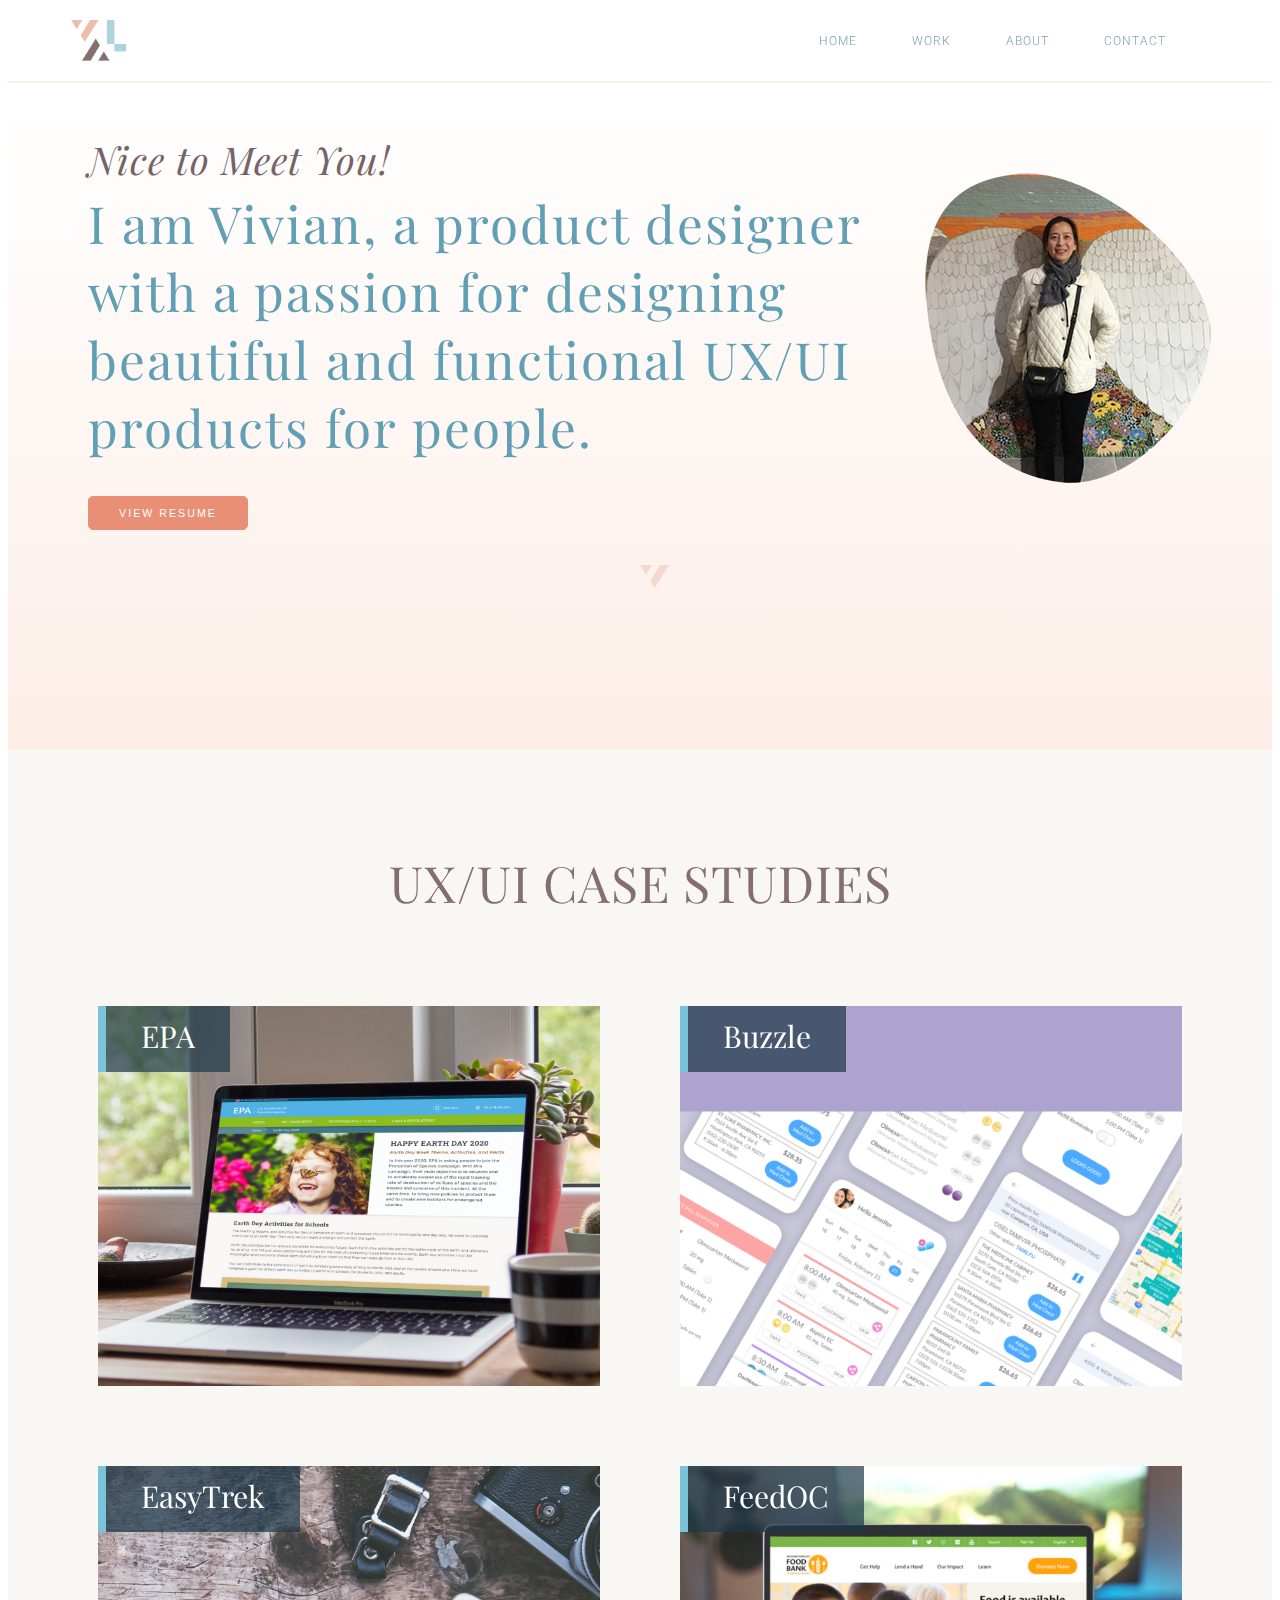
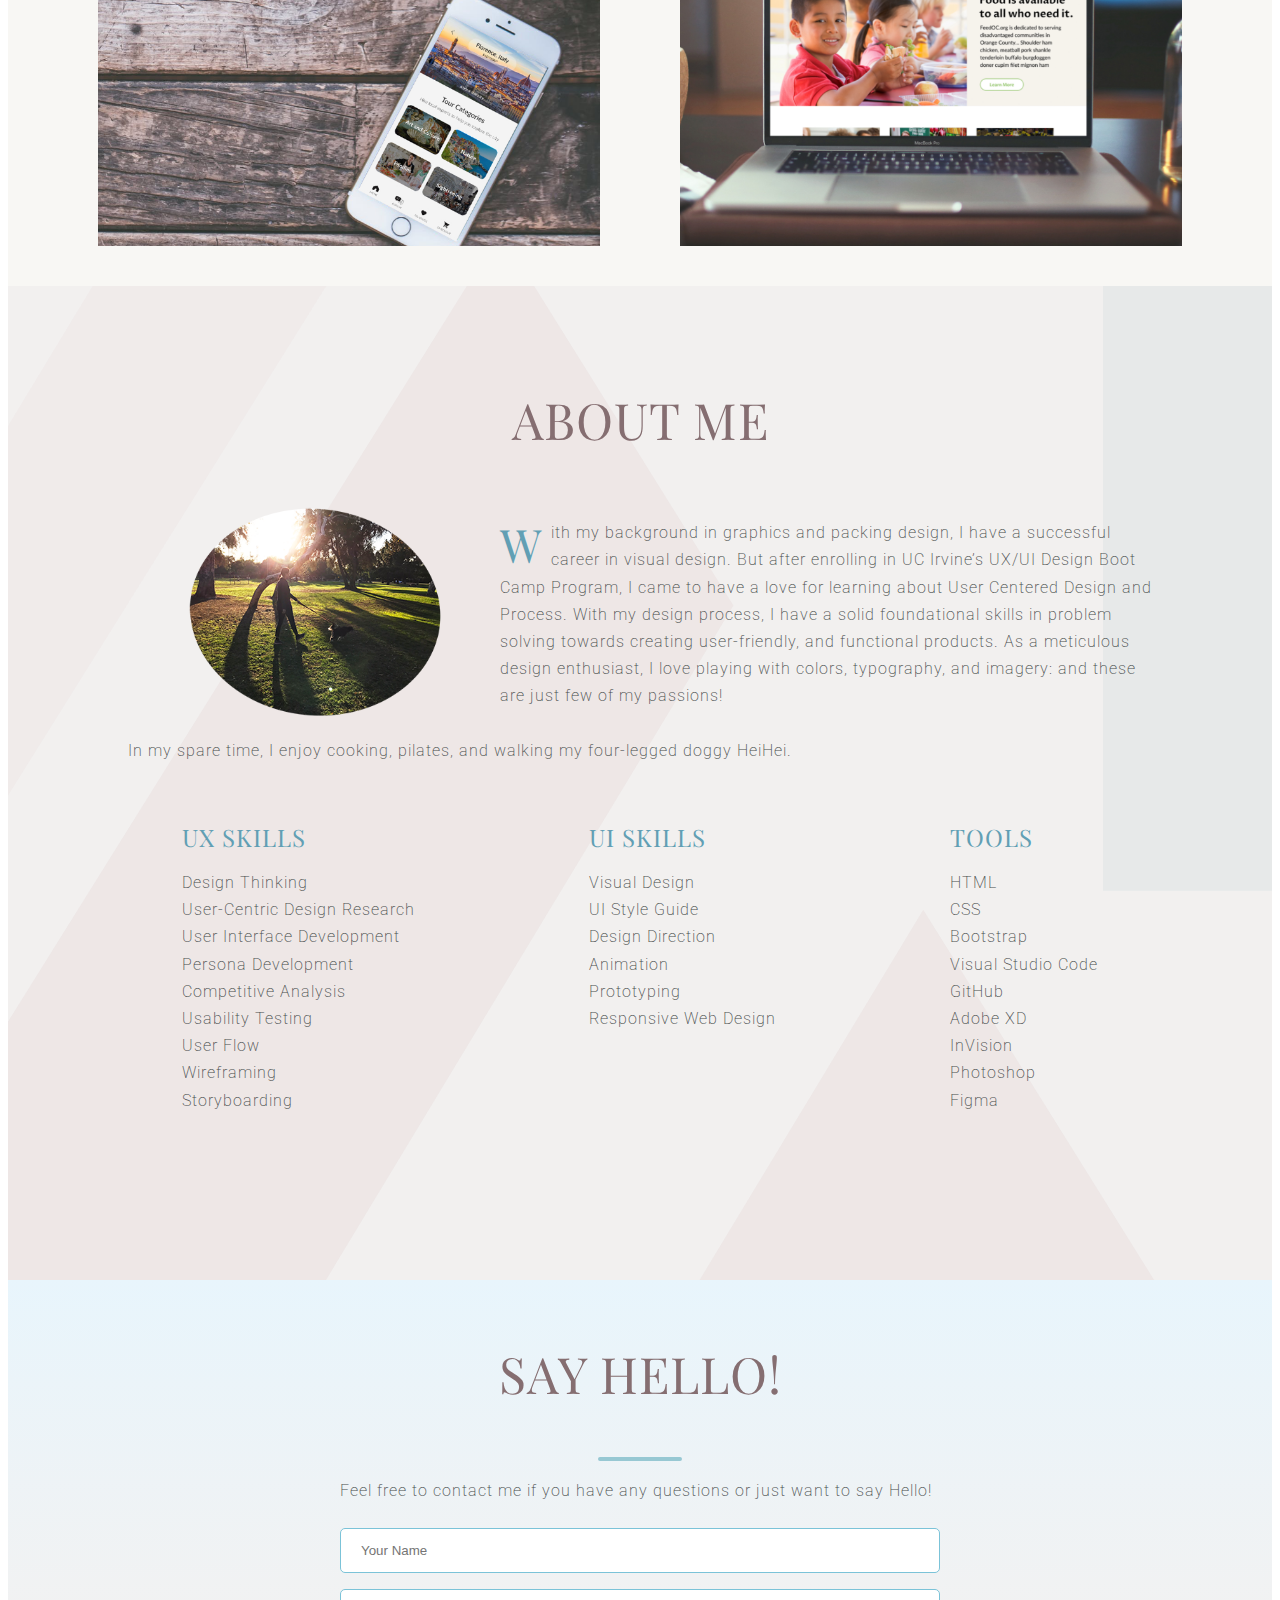
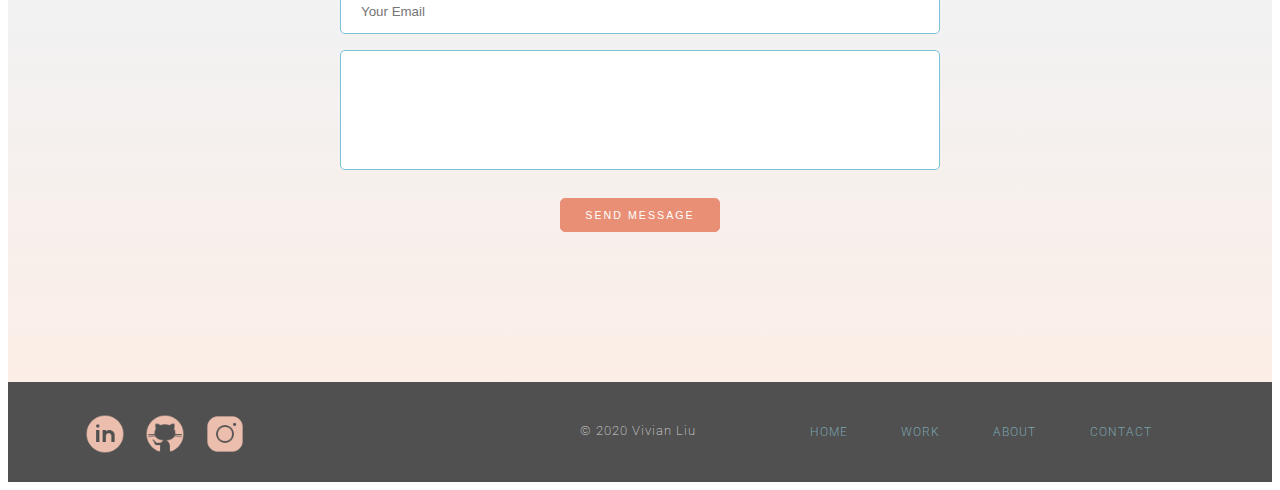
<file: index.html>
<!DOCTYPE html>
<html lang="en">
<head>
<!-- Hotjar Tracking Code for https://vivianliu68.github.io/UX-UI_HW_19/ -->
<script>
  (function(h,o,t,j,a,r){
      h.hj=h.hj||function(){(h.hj.q=h.hj.q||[]).push(arguments)};
      h._hjSettings={hjid:1849801,hjsv:6};
      a=o.getElementsByTagName('head')[0];
      r=o.createElement('script');r.async=1;
      r.src=t+h._hjSettings.hjid+j+h._hjSettings.hjsv;
      a.appendChild(r);
  })(window,document,'https://static.hotjar.com/c/hotjar-','.js?sv=');
</script>
<!-- Global site tag (gtag.js) - Google Analytics -->
<script async src="https://www.googletagmanager.com/gtag/js?id=UA-168986272-1"></script>
<script>
  window.dataLayer = window.dataLayer || [];
  function gtag(){dataLayer.push(arguments);}
  gtag('js', new Date());

  gtag('config', 'UA-168986272-1');
</script>


  <meta charset="UTF-8">
  <meta name="viewport" content="width=device-width, initial-scale=1">
  <title>Vivian Home Page</title>
  <link href="css/indexstyle.css" rel="stylesheet" type="text/css">
  <script src="js/index.js"></script>
  <script src="https://ajax.googleapis.com/ajax/libs/jquery/3.5.1/jquery.min.js"></script>
  <link href='https://fonts.googleapis.com/css?family=Playfair Display' rel='stylesheet'>
  <link href='https://fonts.googleapis.com/css?family=Roboto' rel='stylesheet'>
  <link href='https://fonts.googleapis.com/css?family=Source Sans Pro' rel='stylesheet'>
  <style>
   
    
    /* The Modal (background) */
    .modal {
      display: none; /* Hidden by default */
      position: fixed; /* Stay in place */
      z-index: 1; /* Sit on top */
      padding-top: 100px; /* Location of the box */
      left: 0;
      top: 0;
      width: 100%; /* Full width */
      height: 100%; /* Full height */
      overflow: auto; /* Enable scroll if needed */
      background-color: rgb(0,0,0); /* Fallback color */
      background-color: rgba(0,0,0,0.4); /* Black w/ opacity */
    }
    
    /* Modal Content */
    .modal-content {
      position: relative;
      background-color: #fefefe;
      margin: auto;
      padding: 0;
      border: 1px solid #888;
      width: 80%;
      box-shadow: 0 4px 8px 0 rgba(0,0,0,0.2),0 6px 20px 0 rgba(0,0,0,0.19);
      -webkit-animation-name: animatetop;
      -webkit-animation-duration: 0.4s;
      animation-name: animatetop;
      animation-duration: 0.4s
    }
    
    /* Add Animation */
    @-webkit-keyframes animatetop {
      from {top:-300px; opacity:0} 
      to {top:0; opacity:1}
    }
    
    @keyframes animatetop {
      from {top:-300px; opacity:0}
      to {top:0; opacity:1}
    }
    
    /* The Close Button */
    .close {
      color: white;
      float: right;
      font-size: 28px;
      font-weight: bold;
    }
    
    .close:hover,
    .close:focus {
      color: #000;
      text-decoration: none;
      cursor: pointer;
    }
    
    .modal-header {
      padding: 2px 16px;
      background-color: #ACD4DD;
      color: white;
    }
    
    .modal-body {padding: 2px 16px;}
    
    .modal-footer {
      padding: 2px 16px;
      background-color: white;
      color: white;
    }
    
    </style>
</head>

<script>
  $(document).ready(function(){
    $(".hide").click(function(){
      $(".p1").slideUp(1500);
    });
  });
</script>

<!-- <script>
  $(document).ready(function(){
    $(".show").click(function(){
      $(".p1").slidedown(2000);
    });
  });
</script> -->

<body>

<!-- Nav HTML -->
<header>
  <nav id="navBar">
    <div id="logo"><a href="index.html"><img id="logo" src="images/mylogo.png" alt="my logo"></a>
    </div>
    <div id="navigation">
      <p2><a href="index.html">HOME</a></p2>
      <p2><a href="#work">WORK</a></p2>
      <p2><a href="#aboutme">ABOUT</a></p2>
      <p2><a href="#contact">CONTACT</a></p2>
    </div>
  </nav>
  <hr class="new4">
</header>
<!-- 
<div><a href="index.html"><img class="show upArrow" src="images/up-arrow.png" alt="up arrow"></a>
</div> -->

<!-- HERO HTML -->
 
<section id="intro" class="p1"> 
  <div class="heroGridArea">
    <div id="hiViv">
      <h2>Nice to Meet You!</h2>
    </div>
    <div id="about">
      <h1>I am Vivian, a product designer with a passion for designing beautiful and functional UX/UI products for people.</h1>
    </div>
    <div id="vivPic">
      <img src="images/Viv-aboutme.png" alt="About Vivian">
    </div>
    <div id="viewResume">
      <button id="myBtn">VIEW RESUME</button>
    </div>
    <div id="downArrow">
      <a href="#work"></a><img class="arrow bounce hide" src="images/pink-arrow.png" alt="down arrow"></a> 
  </div>
  </div>

</section>

<!-- CASE STYDY HTML -->
<section id="caseStudy"> 
  <div>
    <div class="sectionHead"><a id="work"></a>
  </div>
  <div>
    <h3>UX/UI CASE STUDIES</h3> 
  </div>
  <div>
    <section id="casestudyGrid">
 <!-- EPA -->
      <div id="epa" class="casestudyGridArea container">
        <div class="casestudyHeader">EPA
        </div>
        <div class="overlay text">
          <div class="overlay-head">Governement Agency Website Redesign</div>
          <a href="../EPA-casestudy.html"><button>VIEW PROJECT</button></a>
        </div>
      </div>
<!-- Buzzle-->
      <div id="buzzle" class="casestudyGridArea container">
        <div class="casestudyHeader">Buzzle
        </div>
        <div class="overlay text">
          <div class="overlay-head">Mobile Design<br>Medication Management App</div>
          <div class="overlay-subhead"></div>
          <!-- <div class="overlay-body">Developing an app with a family friendly focus that allows caregivers to manage medications with each other and gently remind patients to adhere to guidelines.
          </div> -->
          <button>VIEW PROJECT</button>
        </div>
      </div>

<!-- EasyTrek-->
      <div id="esytrek" class="casestudyGridArea container">
        <div class="casestudyHeader">EasyTrek
        </div>
        <div class="overlay text">
          <div class="overlay-head">Mobile Design<br>Travel App</div>
          <!-- <div class="overlay-subhead"></div> -->
          <!-- <div class="overlay-body">EasyTrek is designed to help travelers to hire a local tour export to take them for a more in-depth and immersive travel experiences.
          </div> -->
          <button>VIEW PROJECT</button>
        </div>
      </div>

<!-- FeedOC-->
      <div id="feedoc" class="casestudyGridArea container">
        <div class="casestudyHeader">FeedOC 
        </div>
        <div class="overlay text">
          <div class="overlay-head">Responsive Web Design<br>Non-Profit Organization</div>
          <div class="overlay-subhead"></div>
          <!-- <div class="overlay-body">Developing an app with a family friendly focus that allows caregivers to manage medications with each other and gently remind patients to adhere to guidelines.
          </div> -->
          <button>VIEW PROJECT</button>
        </div>
      </div>     
      
    </section>
  </div> 
</section>

<!-- ABOUT ME HTML -->
<section class="aboutMe"> 
  <div>
    <div class="sectionHead"><a id="aboutme"></a>
    </div>
    <div>
      <h3>ABOUT ME</h3>
    </div>
    <div class="aboutContainer">
      <div id="vivL"><img src="images/Viv-portrait3.png" alt="Vivian and HeiHei">
      </div>
      <div id="aboutText"><span>W</span><p>ith my background in graphics and packing design, I have a successful career in visual design. But after enrolling in UC Irvine’s UX/UI Design Boot Camp Program, I came to have a love for learning about User Centered Design and Process. With my design process, I have a solid foundational skills in problem solving towards creating user-friendly, and functional products. As a meticulous design enthusiast, I love playing with colors, typography, and imagery: and these are just few of my passions!<br><br>In my spare time, I enjoy cooking, pilates, and walking my four-legged doggy HeiHei.
      </p>
      </div>
    </div>
  </div>
  
 <!-- Skill section -->   
  <div class="skillContainer">
    <div class="flexItem" id="uxskill">
      <h6>UX SKILLS</h6>
      <p>Design&nbsp;Thinking<br>
        User-Centric&nbsp;Design&nbsp;Research<br>
        User&nbsp;Interface&nbsp;Development<br>
        Persona&nbsp;Development<br>
        Competitive&nbsp;Analysis<br>
        Usability&nbsp;Testing<br>
        User&nbsp;Flow<br>
        Wireframing<br>
        Storyboarding<br>
      </p>
    </div>
    <div class="flexItem" id="uiskill">
      <h6>UI SKILLS</h6>
      <p>Visual&nbsp;Design<br>
        UI&nbsp;Style&nbsp;Guide<br>
        Design&nbsp;Direction<br>
        Animation<br>
        Prototyping<br>
        Responsive&nbsp;Web&nbsp;Design<br>  
      </p>
    </div>
    <div class="flexItem" id="tools">
      <h6>TOOLS</h6>
      <p>HTML<br>CSS<br>Bootstrap<br>Visual&nbsp;Studio&nbsp;Code<br>GitHub<br>Adobe XD<br>InVision<br>Photoshop<br>Figma
      </p>   
    </div>
  </div>

</sectin>

<!-- CONTACT HTML -->
<section>
  <div class="sectionHead"><a id="contact"></a>
  </div> 
  <div class="contactBg">
    <div class="block_element">
      <div>
        <h3><a id="contact">SAY HELLO!</a></h3> 
        <hr style="width:80px;border:2px solid #97C8D3" class="w3-round">
      </div>
      <div>
        <p>Feel free to contact me if you have any questions or just want to say Hello! 
        </p>
        <form>
        <input type="text" placeholder="Your Name"></input>
        <input type="text" placeholder="Your Email"></input>
      
        <input type="textarea" placeholder=""></input>
        <input class="submit" type="submit" value="SEND MESSAGE"></input>
        </form>
      </div>
    </div>
  </div>
</section>


<!-- The Modal -->
  <div id="myModal" class="modal">

<!-- Modal content -->
    <div class="modal-content">
      <div class="modal-header">
        <span class="close">&times;</span>
        <h2>Resume coming soon</h2>
      </div>
      <div class="modal-body">
        <p>Thanks for checking :)</p>
      </div>
      <div class="modal-footer">
      </div>
    </div>
  </div>
</section>


<script>
// Get the modal
var modal = document.getElementById("myModal");

// Get the button that opens the modal
var btn = document.getElementById("myBtn");

// Get the <span> element that closes the modal
var span = document.getElementsByClassName("close")[0];

// When the user clicks the button, open the modal 
btn.onclick = function() {
  modal.style.display = "block";
}

// When the user clicks on <span> (x), close the modal
span.onclick = function() {
  modal.style.display = "none";
}

// When the user clicks anywhere outside of the modal, close it
window.onclick = function(event) {
  if (event.target == modal) {
    modal.style.display = "none";
  }
}
</script>


<!-- Footer HTML -->
<section class="footer"> 
  <footer id="footerContent">
      <div id="socialIcons"><img src="images/linkedin-circled-1.png"><img src="images/github-2.png"><img src="images/instagram-new-2.png">
      </div>
      <p class="p3">© 2020 Vivian Liu</p>
      <div id="navigation">
        <p2><a href="#casestydies">HOME</a></p2>
        <p2><a href="#work.html">WORK</a></p2>
        <p2><a href="#contact">ABOUT</a></p2>
        <p2><a href="#resume">CONTACT</a></p2>
      </div>
<!--       
      <div><a href="index.html"><img class="show upArrow" src="images/up-arrow.png" alt="up arrow"></a>
      </div> -->

  </footer="footerContent">
</section>
  <!-- <div class="preloader">
    <img src="images/mylogo.png">
  </div>

  <script src="https://ajax.googleapis.com/ajax/libs/jquery/3.4.1/jquery.min.js"></script>
  <script src="js/template.js"></script>
  <script src="js/index.js"></script> -->

  </body>
</html>
</file>
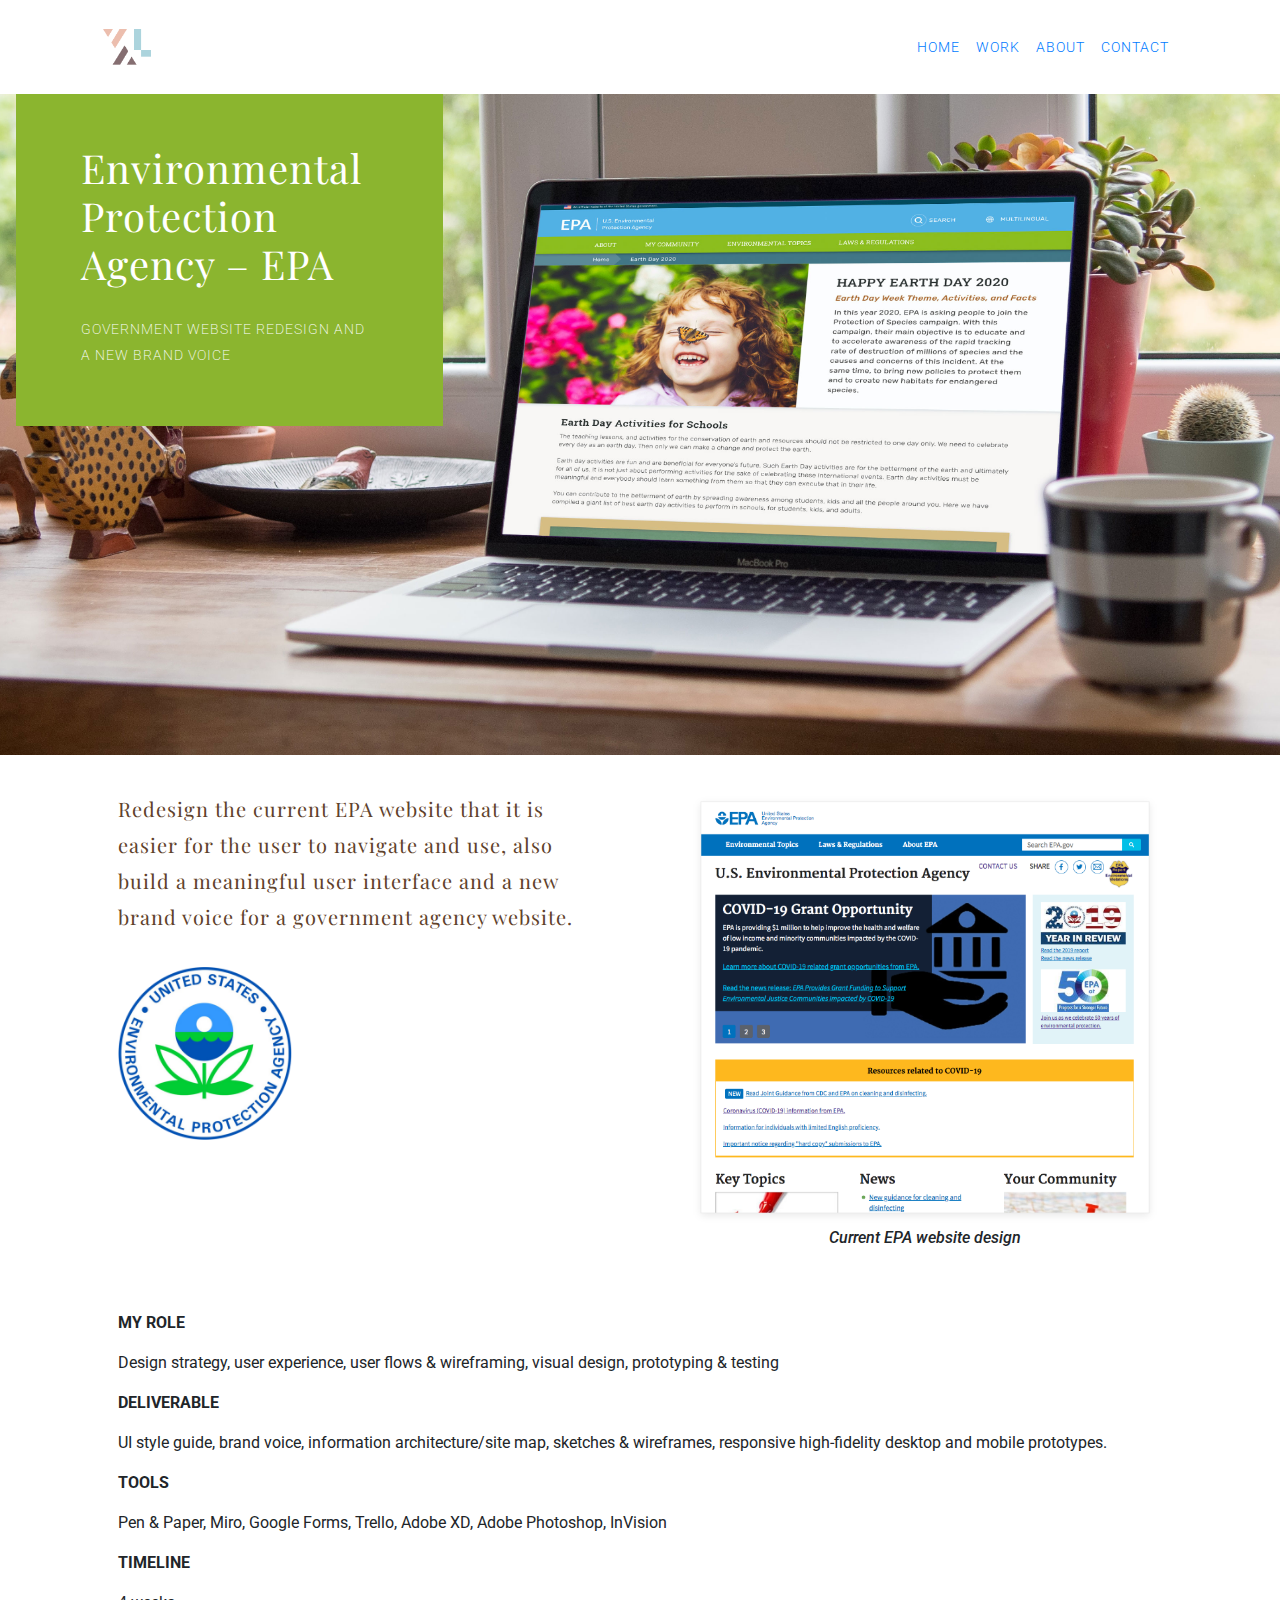
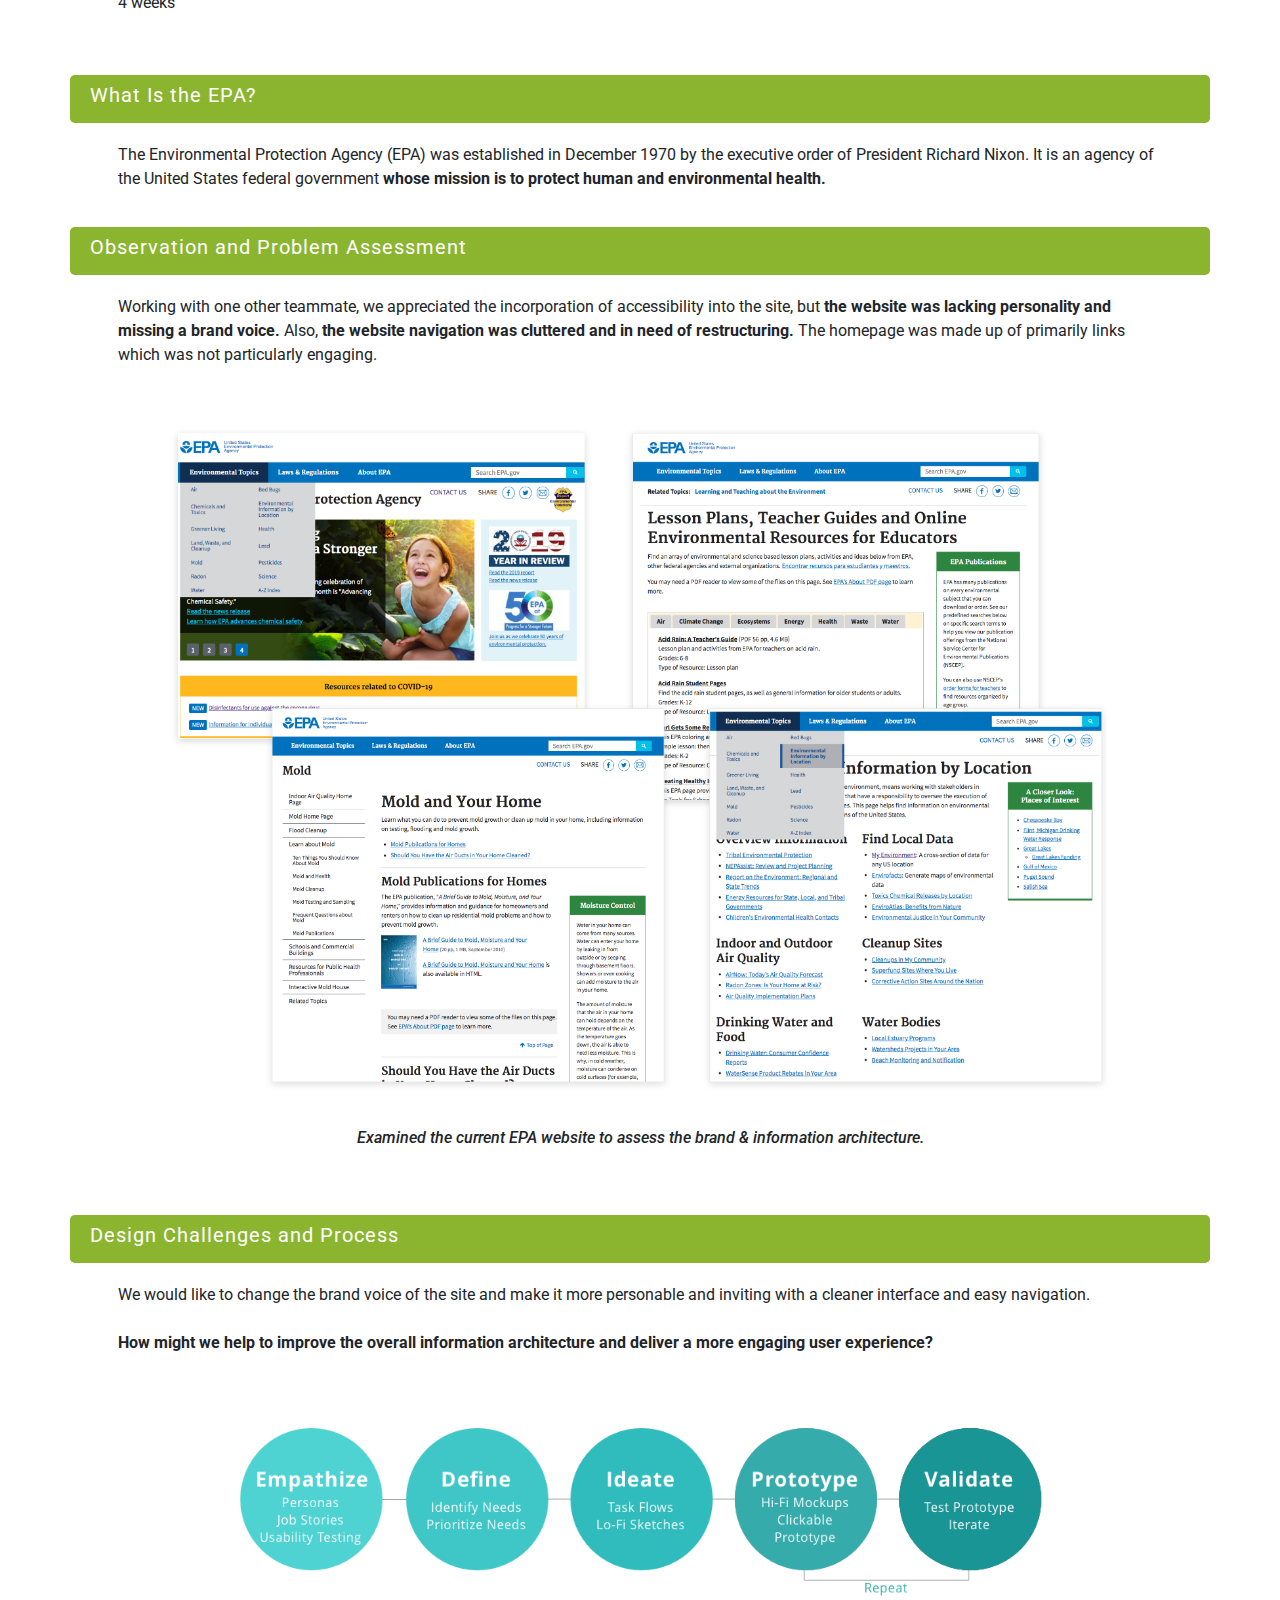
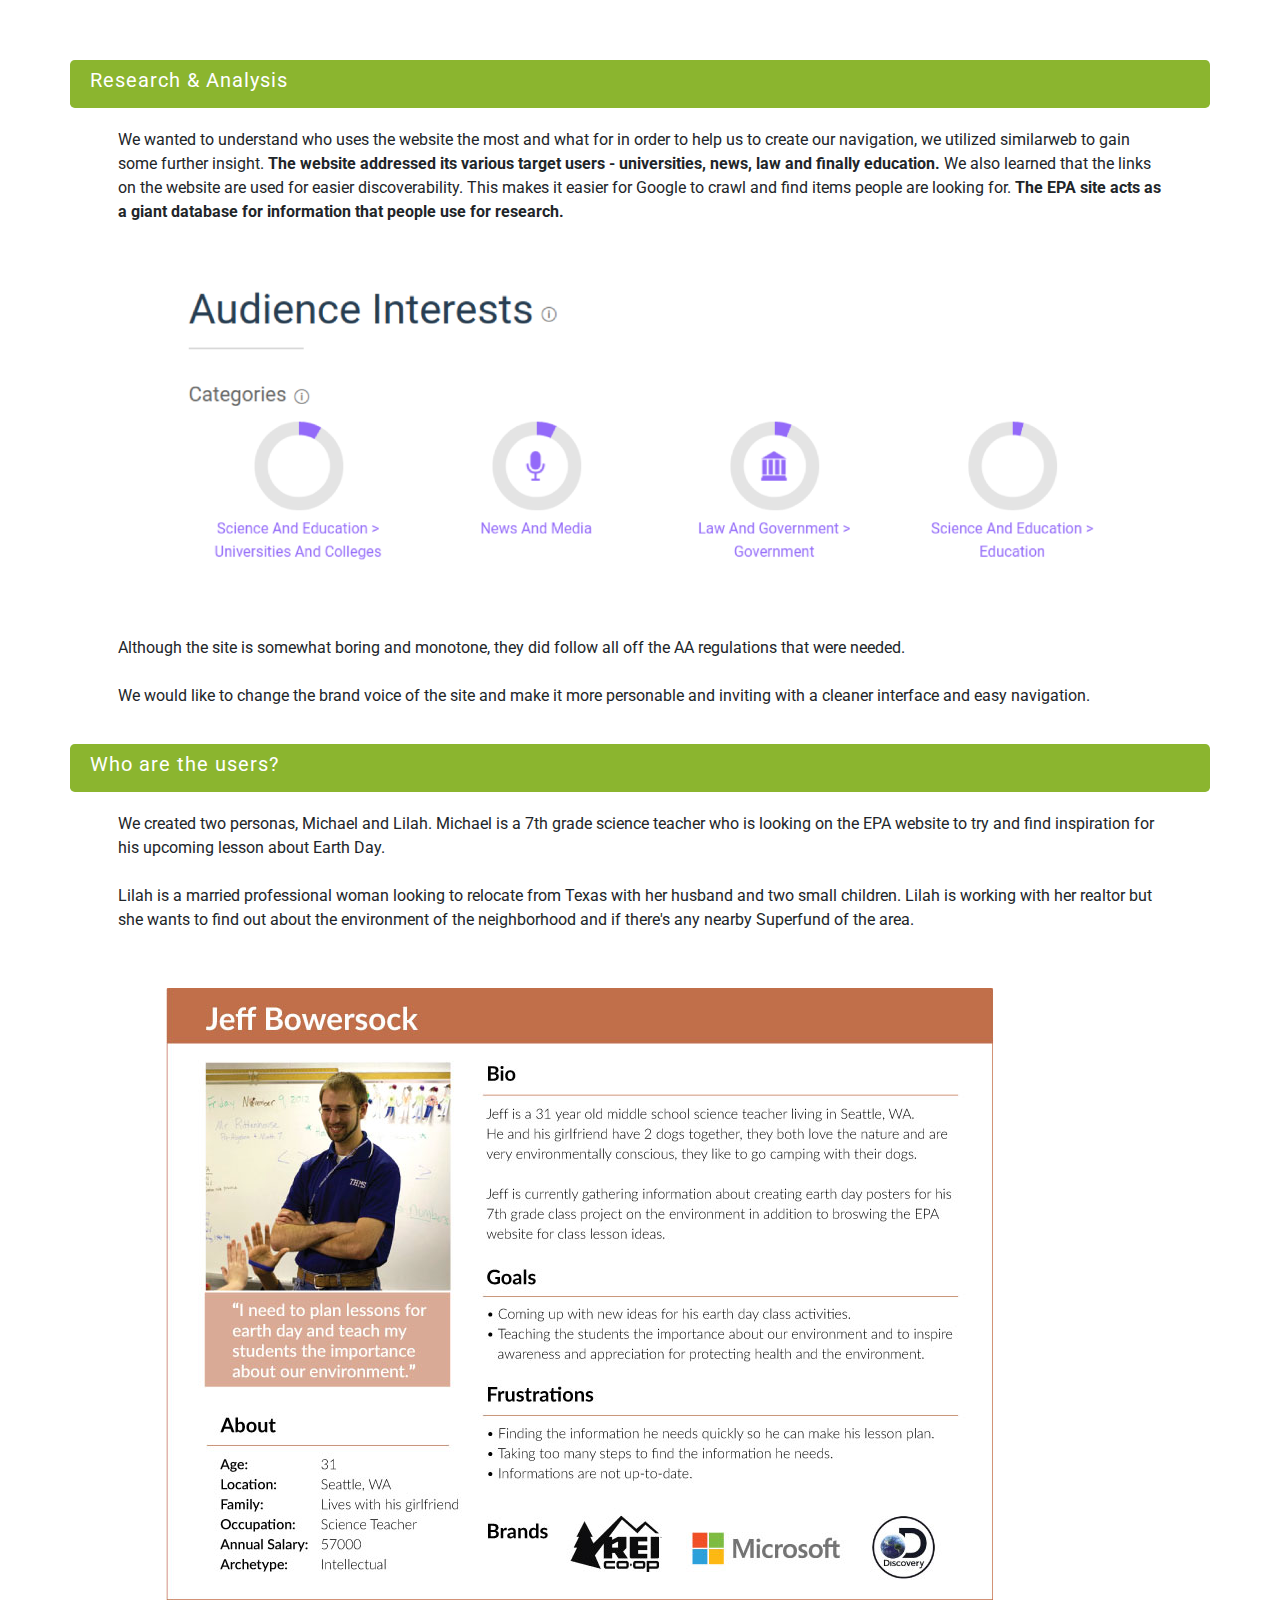
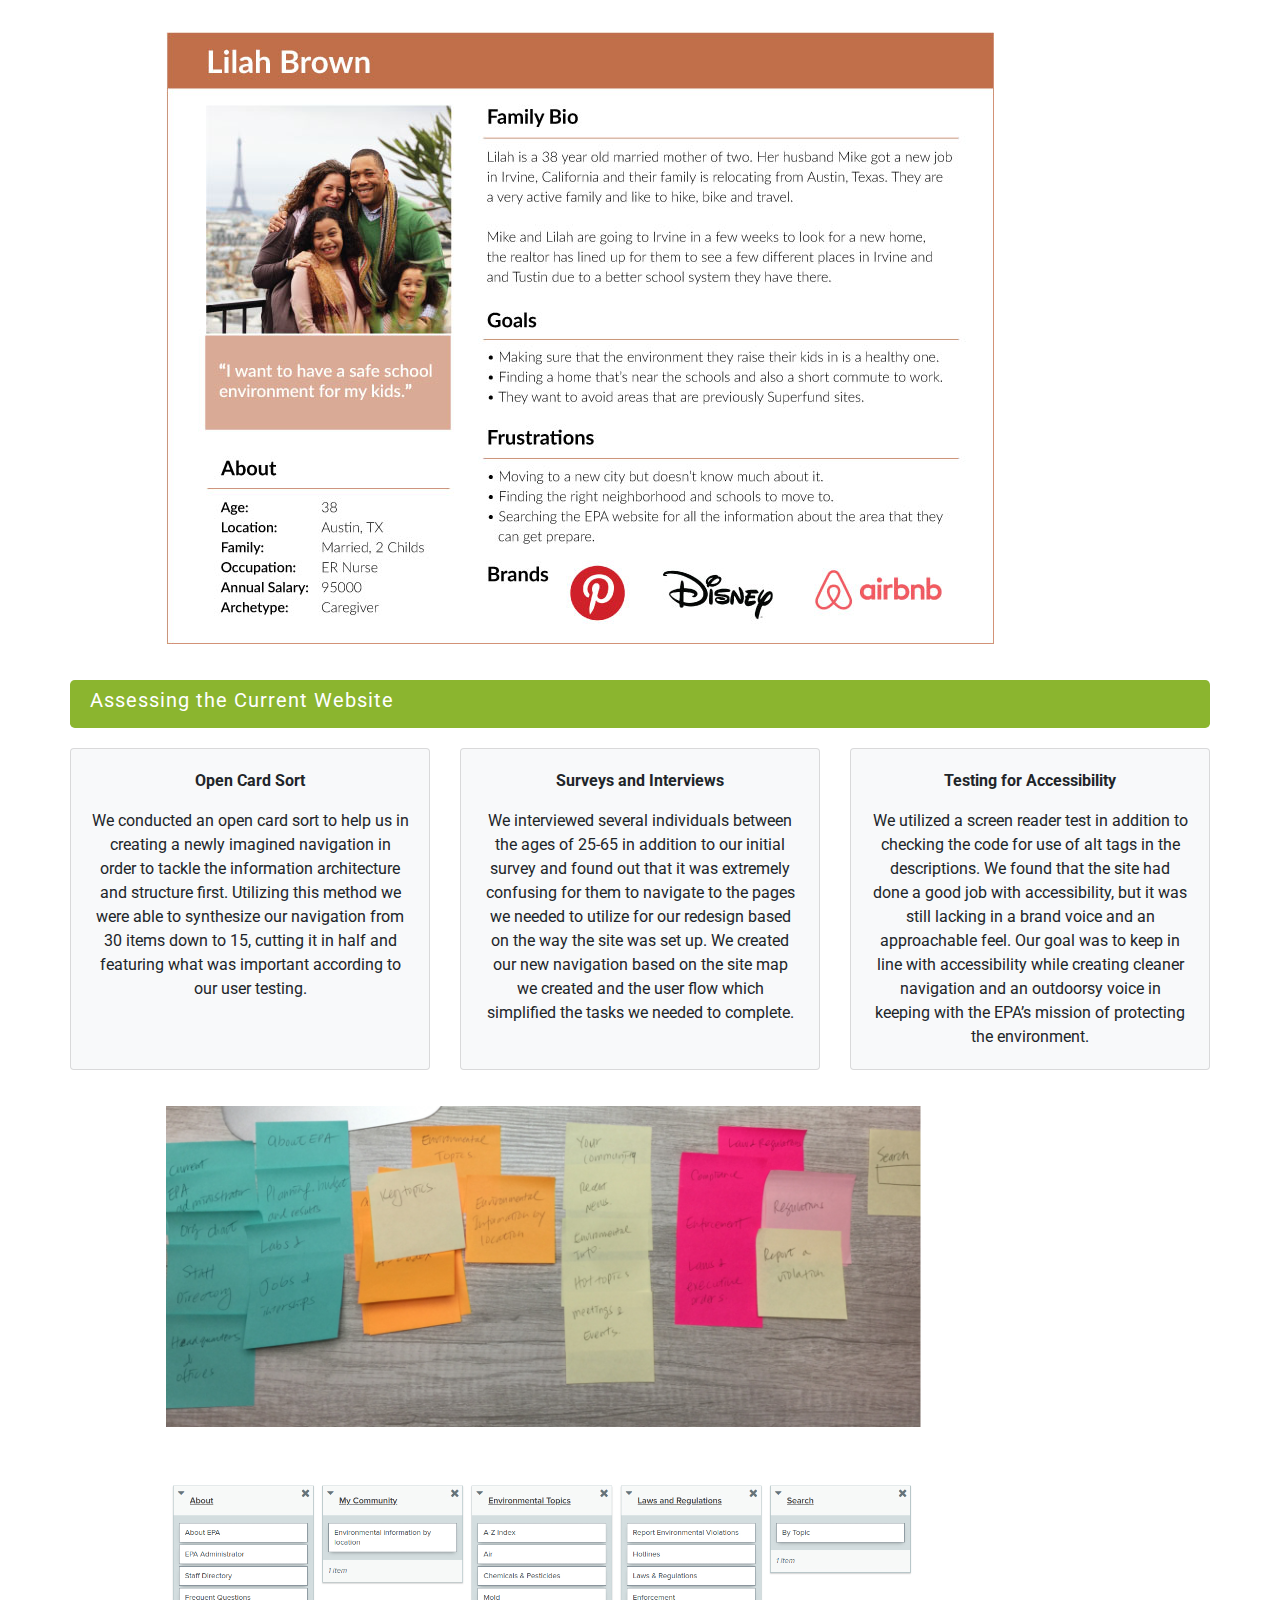
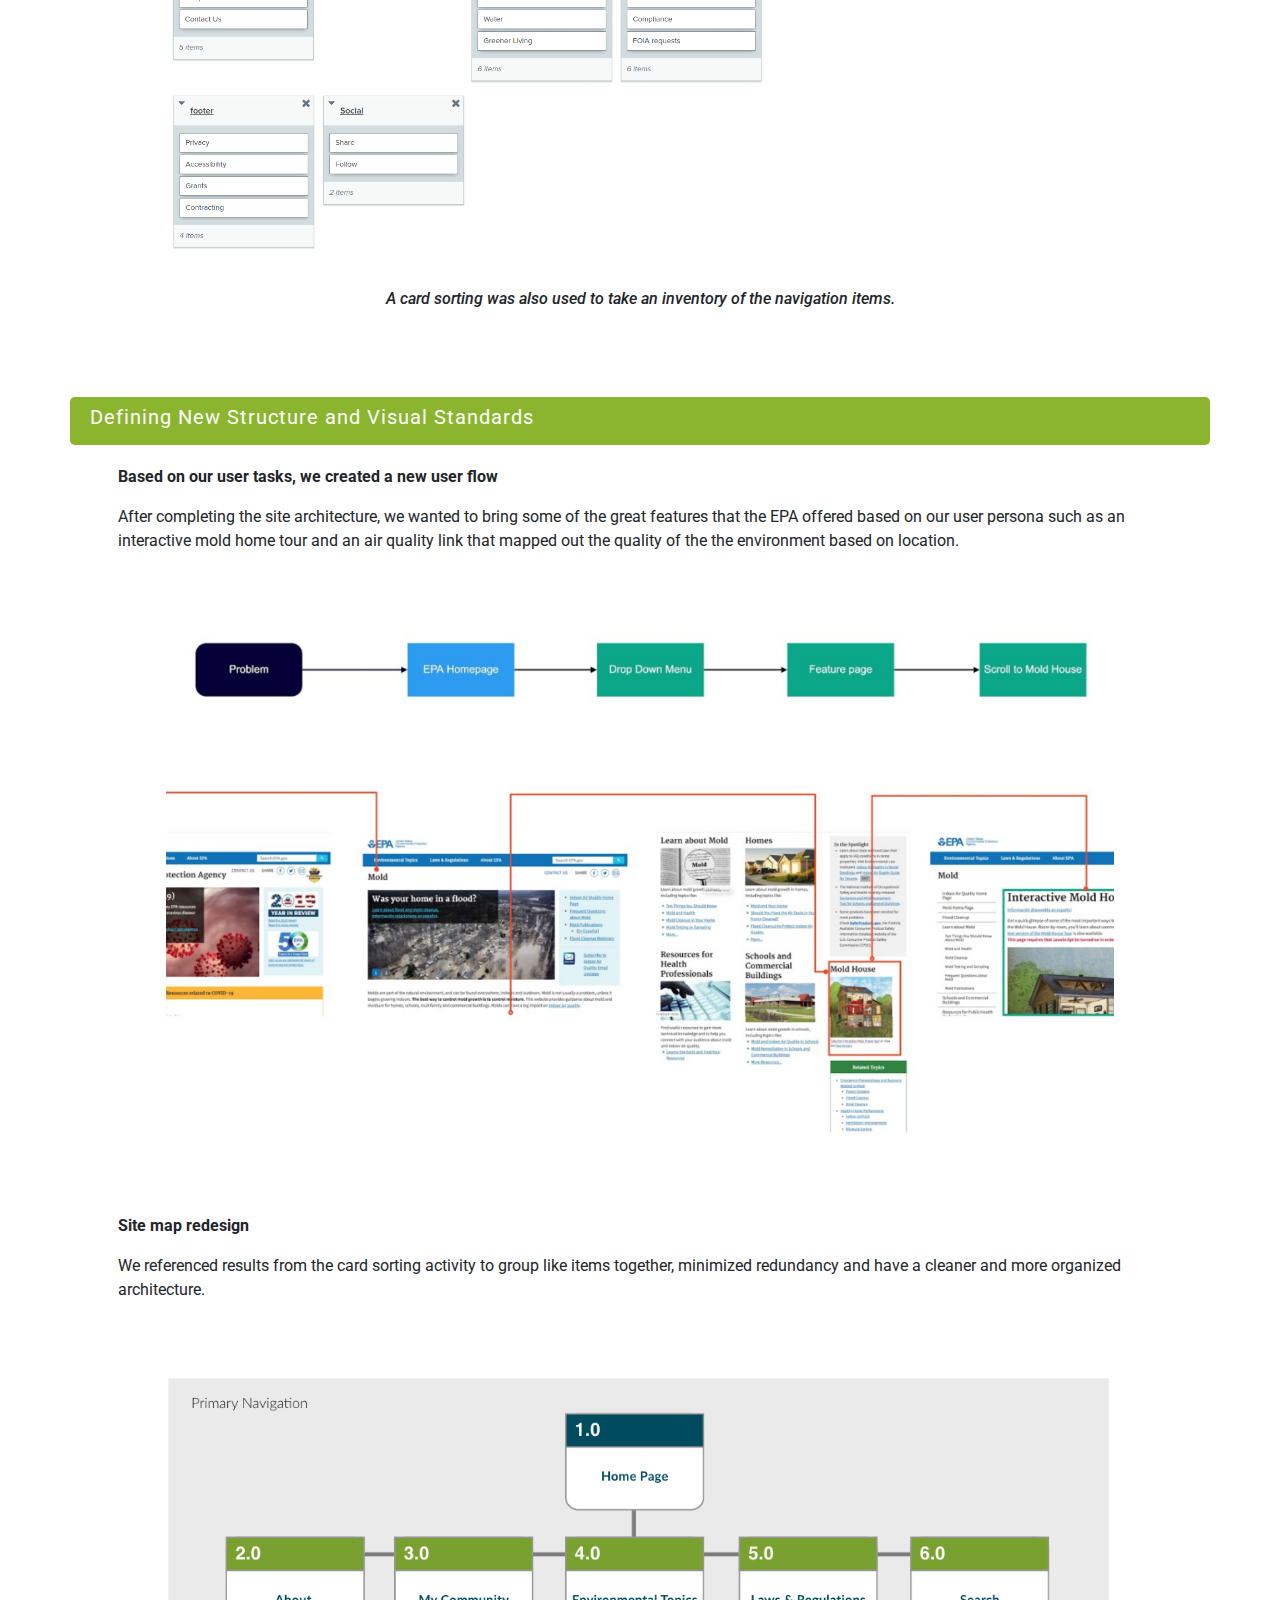
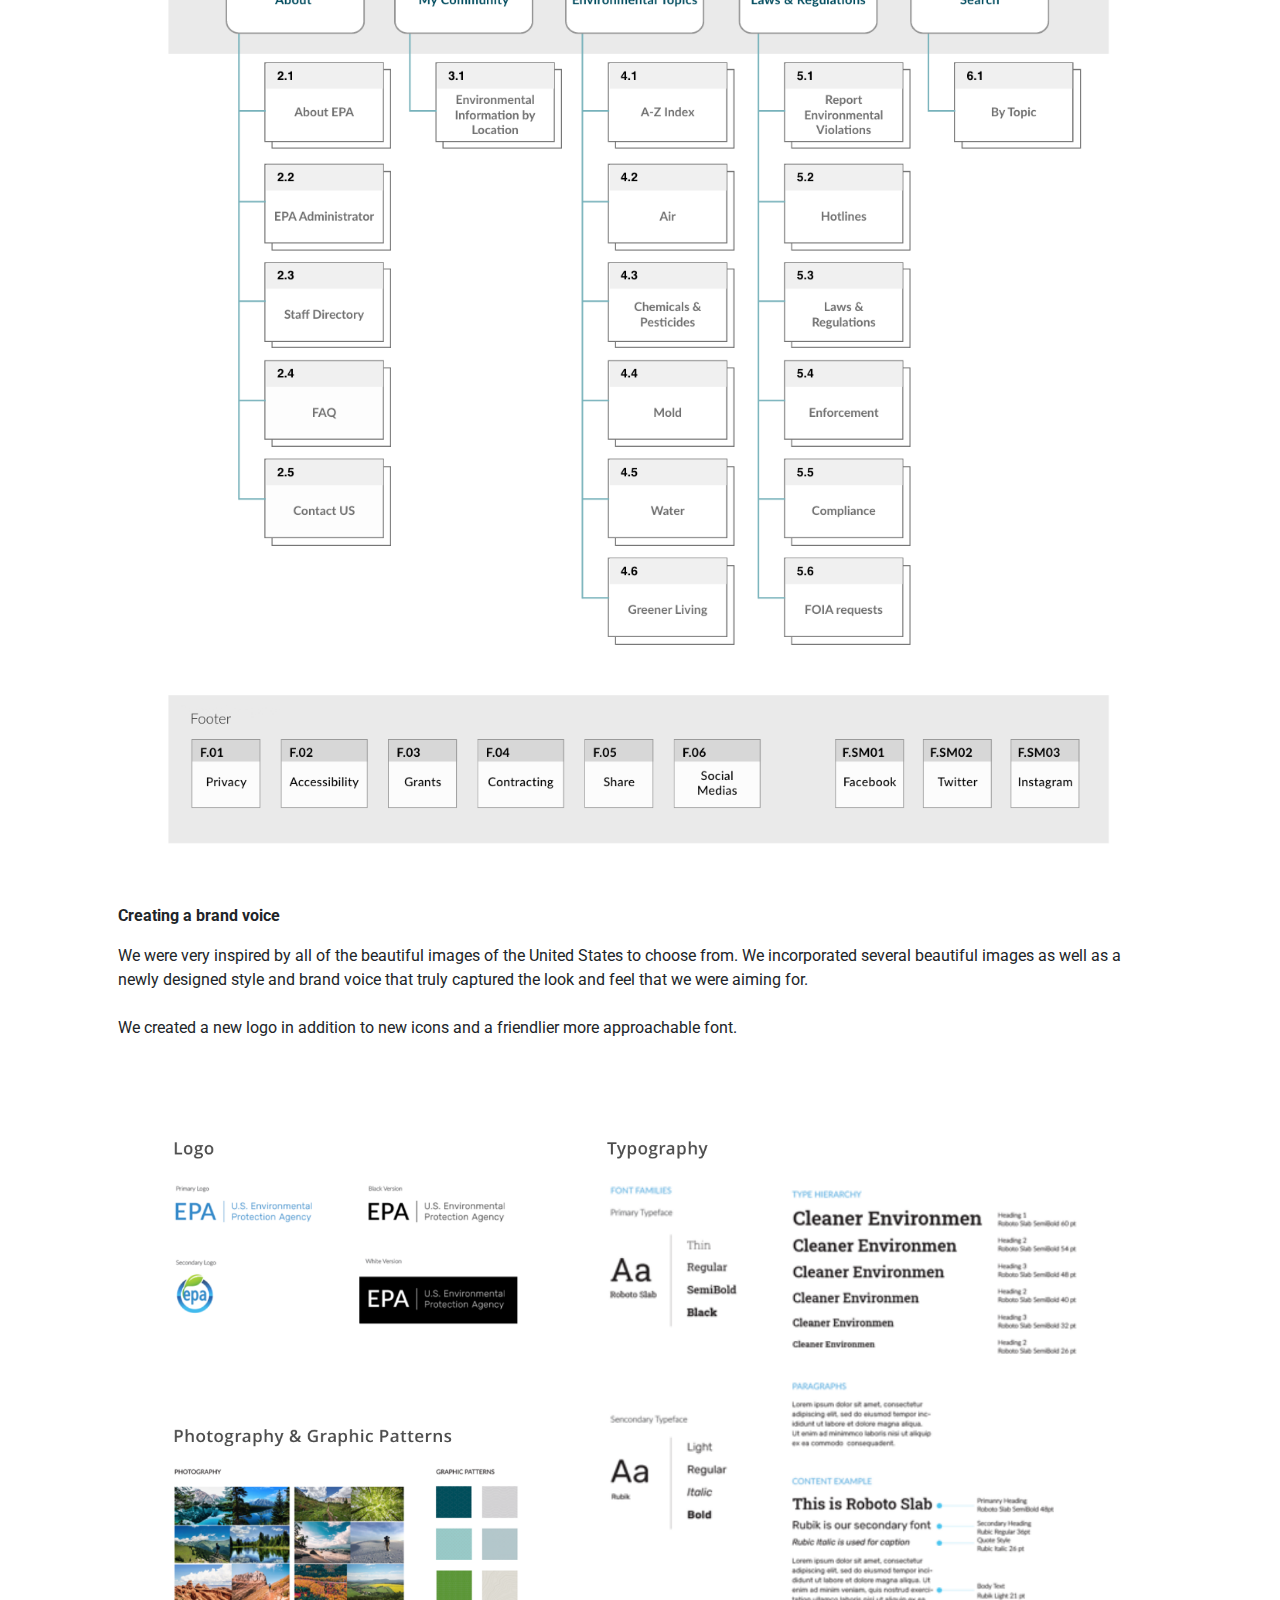
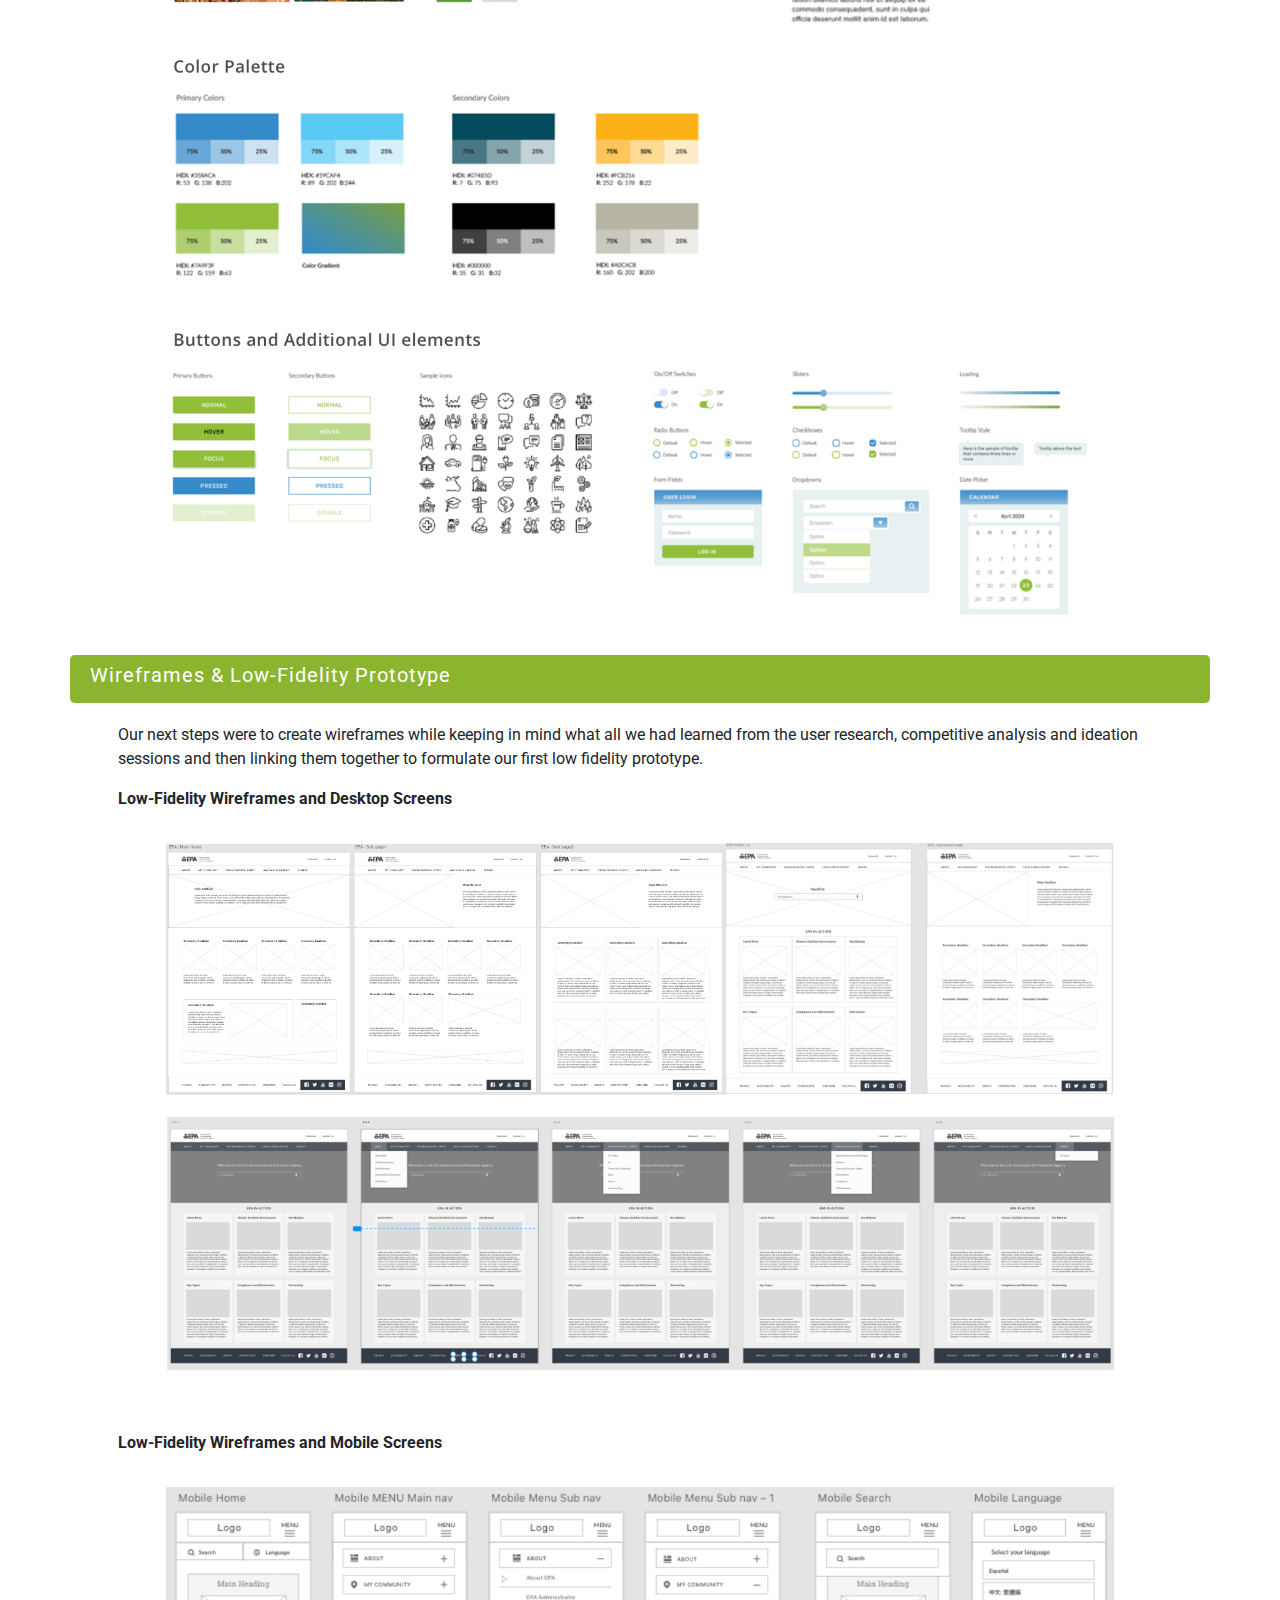
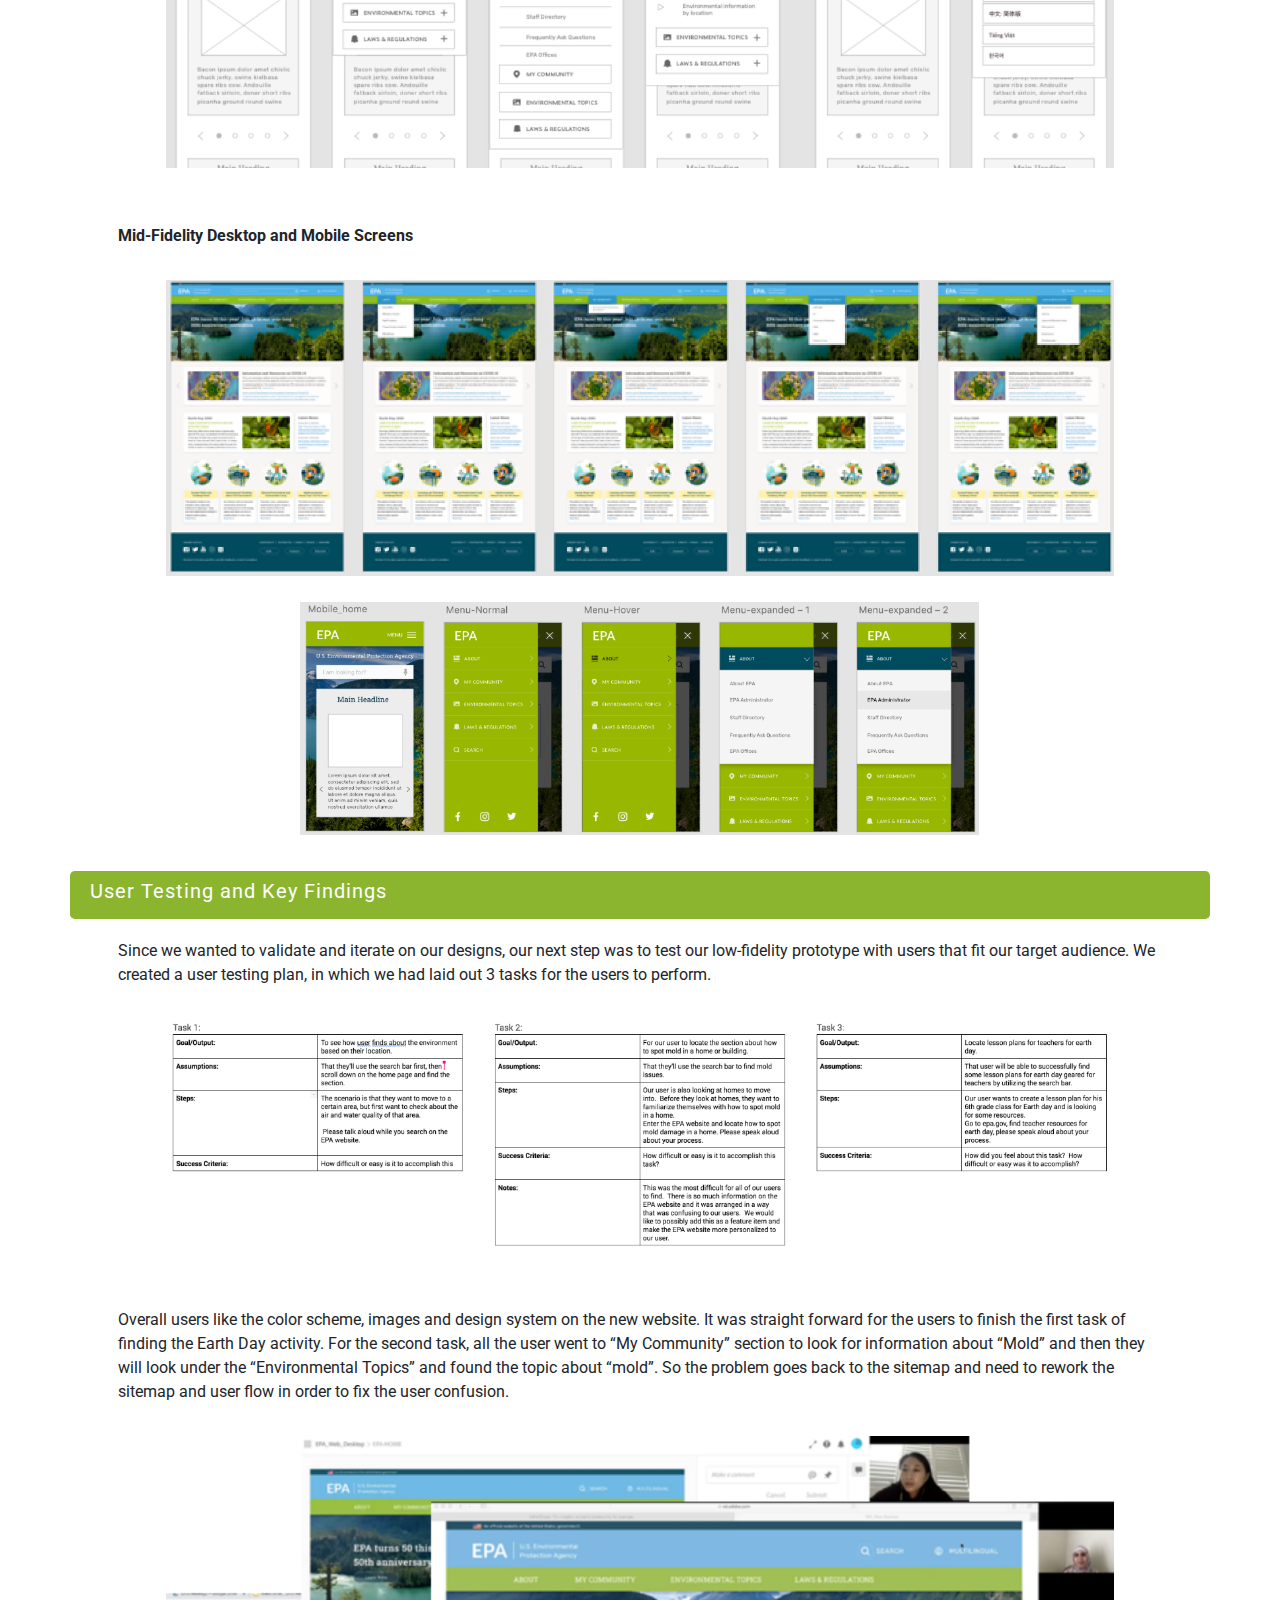
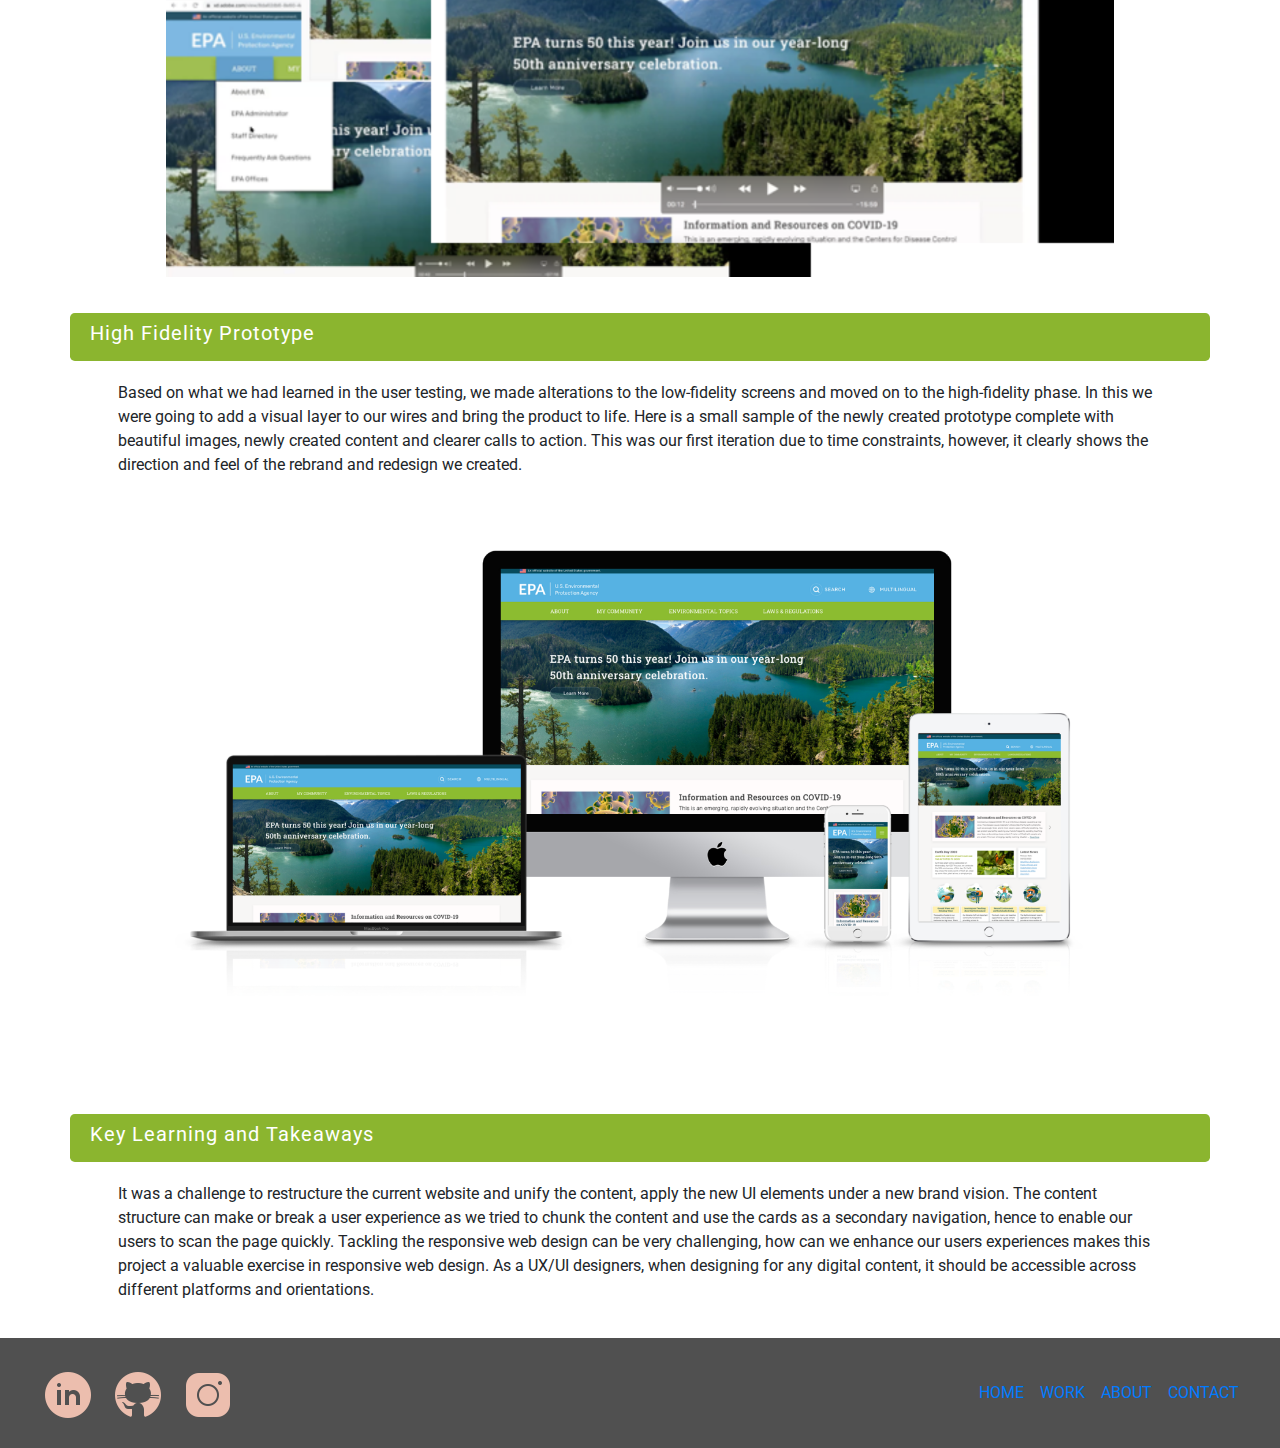
<file: EPA-casestudy.html>
<!doctype html>
<html lang="en">
  <head>
    <title>EPA Case Study</title>
    <!-- Required meta tags -->
    <meta charset="utf-8">
    <meta name="viewport" content="width=device-width, initial-scale=1">
    <link rel="stylesheet" href="https://maxcdn.bootstrapcdn.com/bootstrap/4.5.0/css/bootstrap.min.css">
    <link href='https://fonts.googleapis.com/css?family=Playfair Display' rel='stylesheet'>
    <link href='https://fonts.googleapis.com/css?family=Roboto' rel='stylesheet'>
    <link href='https://fonts.googleapis.com/css?family=Source Sans Pro' rel='stylesheet'>
    <!-- Bootstrap CSS -->
    <link rel="stylesheet" href="https://stackpath.bootstrapcdn.com/bootstrap/4.5.0/css/bootstrap.min.css" integrity="sha384-9aIt2nRpC12Uk9gS9baDl411NQApFmC26EwAOH8WgZl5MYYxFfc+NcPb1dKGj7Sk" crossorigin="anonymous">
    <script src="https://code.jquery.com/jquery-3.5.1.slim.min.js" integrity="sha384-DfXdz2htPH0lsSSs5nCTpuj/zy4C+OGpamoFVy38MVBnE+IbbVYUew+OrCXaRkfj" crossorigin="anonymous"></script>
    <script src="https://cdn.jsdelivr.net/npm/popper.js@1.16.0/dist/umd/popper.min.js" integrity="sha384-Q6E9RHvbIyZFJoft+2mJbHaEWldlvI9IOYy5n3zV9zzTtmI3UksdQRVvoxMfooAo" crossorigin="anonymous"></script>
    <script src="https://stackpath.bootstrapcdn.com/bootstrap/4.5.0/js/bootstrap.min.js" integrity="sha384-OgVRvuATP1z7JjHLkuOU7Xw704+h835Lr+6QL9UvYjZE3Ipu6Tp75j7Bh/kR0JKI" crossorigin="anonymous"></script>
    <link rel="stylesheet" href="css/index.css">
  </head>
  
  <body>
 <!-- Navigation -->
<nav class="navbar navbar-expand-md bg-white navbar-white">
  <div class="container-fluid bg-white">
    <a class="navbar-brand" href="index.html"><img id="logo" src="images/mylogo.png"></a>
    <button class="navbar-toggler" type="button" data-toggle="collapse" data-target="#collapsibleNavbar">
      <span class="navbar-toggler-icon"></span>
    </button>
    <div class="collapse navbar-collapse" id="collapsibleNavbar">
      <ul class="navbar-nav ml-auto">
        <li class="nav-item active">
          <a class="nav-link" href="https://vivianliu68.github.io/UX-UI_HW_19/">HOME</a>
        </li>
        <li class="nav-item active">
          <a class="nav-link" href="https://vivianliu68.github.io/UX-UI_HW_19/#work">WORK</a>
        </li>
        <li class="nav-item active">
          <a class="nav-link" href="https://vivianliu68.github.io/UX-UI_HW_19/#aboutme">ABOUT</a>
        </li>
        <li class="nav-item active">
          <a class="nav-link" href="https://vivianliu68.github.io/UX-UI_HW_19/#contact">CONTACT</a>
        </li>
      </ul> 
    </div>
  </div>
</nav>

<!-- Jumbotron  -->

<div class="jumbotron-fluid"><img src="images/EPA-hero.png" class="img-fluid" alt="Responsive image">
  <div class="row container-fluid">
    <div class="col-sm-4 mh-100 d-inline-block topleft" style="background-color: #8BB52F">
      <h1>Environmental Protection Agency – EPA</h1>
      <h4>GOVERNMENT WEBSITE REDESIGN AND A NEW BRAND VOICE</h4>
    </div>
  </div>
</div>

<!-- Content Intro Here -->
  <div class="container px-lg-5">
    <div class="row mx-lg-n5 row">
      <div class="col py-3 px-lg-5"><h2>Redesign the current EPA website that it is easier for the user to navigate and use, also build a meaningful user interface and a new brand voice for a government agency website.</h2>
        <br><img src="images/epa_logo.png" class="img-fluid" alt="Responsive image">
      </div>
      <div class="col py-3 px-lg-5"><img src="images/original-EPA-home.png" class="img-fluid" alt="Responsive image"><br><h6>Current EPA website design</h6></div>
    </div>
  </div>

<!-- My Role -->
  <div class="container px-lg-5">
      <p class="font-weight-bolder">MY ROLE</p>
      <p class="font-weight-normal">Design strategy, user experience, user flows & wireframing, visual design, prototyping & testing</p>
  
      <p class="font-weight-bolder">DELIVERABLE</p>
      <p class="font-weight-normal">UI style guide, brand voice, information architecture/site map, 
        sketches & wireframes, responsive high-fidelity desktop and mobile prototypes.</p>

      <p class="font-weight-bolder">TOOLS</p>
      <p class="font-weight-normal">Pen & Paper, Miro, Google Forms, Trello, Adobe XD, Adobe Photoshop, InVision</p>

      <p class="font-weight-bolder">TIMELINE</p>
      <p class="font-weight-normal">4 weeks</p><br>
  </div>

<!-- Background -->
  <div class="container py-2 rounded-lg" style="background-color: #8BB52F">
    <h3>What Is the EPA?</h3>
  </div>
  <div class="container px-lg-5">
 <!--  <p class="font-weight-bolder">What Is the EPA?</p> -->
    <p class="font-weight-normal">
      The Environmental Protection Agency (EPA) was established in December 1970 by the executive order of President Richard Nixon. 
      It is an agency of the United States federal government <b>whose mission is to protect human and environmental health.</b> 
 <!--       Headquartered in Washington, D.C., the EPA is responsible for creating standards and laws promoting the health of individuals 
      and the environment.<br>From the EPA’s creation, it has sought to protect and conserve the natural environment and improve 
      the health of humans by researching the effects of and mandating limits on the use of pollutants.-->
      <br>
    </p>
  </div>

 <!-- Observations -->
  <div class="container py-2 rounded-lg" style="background-color: #8BB52F">
    <h3>Observation and Problem Assessment</h3>
  </div>
  <div class="container px-lg-5">
    <p class="font-weight-normal">
      Working with one other teammate, we appreciated the incorporation of accessibility into the site, 
      but <b>the website was lacking personality and missing a brand voice.</b> Also, <b>the website navigation 
      was cluttered and in need of restructuring.</b> The homepage was made up of primarily links which 
      was not particularly engaging. <br><br>  
    </p>
  <div class="col py-3 px-lg-5"><img src="images/EPA-CurrentPages.png" class="img-fluid" alt="Responsive image"></div>
    <p class="font-weight-normal">
      <h6>Examined the current EPA website to assess the brand & information architecture.</h6><br> 
    </p>
  </div>

  <!-- Challenges and Process-->
  <div class="container py-2 rounded-lg" style="background-color: #8BB52F">
    <h3>Design Challenges and Process</h3>
  </div>
  <div class="container px-lg-5">
    <p class="font-weight-normal">
      We would like to change the brand voice of the site and make it more personable and inviting 
      with a cleaner interface and easy navigation.<b> <br><br>
      How might we help to improve the overall information architecture and deliver a more engaging 
      user experience?</b><br> 
    </p>
    <div class="col py-3 px-lg-5"><img src="images/design-process.png" class="img-fluid" alt="Responsive image"></div>
  </div>

   <!-- Research -->
   <div class="container py-2 rounded-lg" style="background-color: #8BB52F">
    <h3>Research & Analysis</h3>
  </div>
  <div class="container px-lg-5">
    <p class="font-weight-normal">
      We wanted to understand who uses the website the most and what for in order to help us to create our navigation, 
      we utilized similarweb to gain some further insight. <b>The website addressed its various target users - universities, 
      news, law and finally education.</b> We also learned that the links on the website are used for easier discoverability. 
      This makes it easier for Google to crawl and find items people are looking for.  <b>The EPA site acts as a giant database 
      for information that people use for research.</b>
    </p><br> 
      <div class="col py-3 px-lg-5"><img src="images/audience-interests.png" class="img-fluid" alt="Responsive image"></div>
  </div>
  <div class="container px-lg-5">
    <p class="font-weight-normal">
      Although the site is somewhat boring and monotone, they did follow all off the AA regulations that were needed.<br><br>
      We would like to change the brand voice of the site and make it more personable and inviting with a cleaner interface and easy navigation.</b><br> 
    </p>
  </div>


 <!-- Personas -->
 <div class="container py-2 rounded-lg" style="background-color: #8BB52F">
  <h3>Who are the users?</h3>
</div>
<div class="container px-lg-5">
  <p class="font-weight-normal">
    We created two personas, Michael and Lilah. Michael is a 7th grade science teacher who is looking on the EPA website 
    to try and find inspiration for his upcoming lesson about Earth Day. 
    <br><br>Lilah is a married professional woman looking to relocate from Texas with her husband 
    and two small children. Lilah is working with her realtor but she wants to find out about the environment of the neighborhood 
    and if there's any nearby Superfund of the area.<br><br>
  </p>
  <div class="col py-3 px-lg-5"><img src="images/EPA-michael_user-Persona.jpg" class="img-fluid" alt="Responsive image"></div>
  <div class="col py-3 px-lg-5"><img src="images/EPA-user-persona.jpg" class="img-fluid" alt="Responsive image"></div>
</div>

 
   <!-- Research & Analysis -->
   <div class="container py-2 rounded-lg" style="background-color: #8BB52F">
    <h3>Assessing the Current Website </h3>
  </div>
  <div class="container">
    <div class="card-deck">
      <div class="card bg-light">
        <div class="card-body text-center">
          <p class="card-text font-weight-bolder">Open Card Sort</p>
          <p class="card-text"> We conducted an open card sort to help us in creating a newly imagined navigation in order to tackle 
            the information architecture and structure first.  Utilizing this method we were able to synthesize 
            our navigation from 30 items down to 15, cutting it in half and featuring what was important according 
            to our user testing. </p>
        </div>
      </div>
      <div class="card bg-light">
        <div class="card-body text-center">
          <p class="card-text font-weight-bolder">Surveys and Interviews</p>
          <p class="card-text">We interviewed several individuals between the ages of 25-65 in addition to our initial survey and 
            found out that it was extremely confusing for them to navigate to the pages we needed to utilize for 
            our redesign based on the way the site was set up.  We created our new navigation based on the site 
            map we created and the user flow which simplified the tasks we needed to complete.</p>
        </div>
      </div>
      <div class="card bg-light">
        <div class="card-body text-center">
          <p class="card-text font-weight-bolder">Testing for Accessibility</p>
          <p class="card-text"> We utilized a screen reader test in addition to checking the code for use of alt tags in the 
            descriptions.  We found that the site had done a good job with accessibility, but it was still 
            lacking in a brand voice and an approachable feel.  Our goal was to keep in line with accessibility 
            while creating cleaner navigation and an outdoorsy voice in keeping with the EPA’s mission of 
            protecting the environment.</p>
        </div>
      </div>
  <div class="container px-lg-5">
    <div class="col py-3 px-lg-5"><img src="images/cardSorting.png" class="img-fluid" alt="Responsive image"></div>
      <p class="font-weight-normal">
        <h6>A card sorting was also used to take an inventory of the navigation items.</h6><br>  
      </p>
    </div>
  </div>
</div>
 
<!-- New Structure -->
<div class="container py-2 rounded-lg" style="background-color: #8BB52F">
  <h3>Defining New Structure and Visual Standards</h3>
</div>
<div class="container px-lg-5">
  <p class="font-weight-bolder">Based on our user tasks, we created a new user flow</p>
  <p class="font-weight-normal">After completing the site architecture, we wanted to bring some of the great features that 
    the EPA offered based on our user persona such as an interactive mold home tour and an air quality link that mapped out 
    the quality of the the environment  based on location.</p>
</div>
<div class="container container-lg px-lg-5">
  <div class="col-me-8 py-3 px-lg-5"><img src="images/newStructure.png" class="mx-auto d-block img-fluid" alt="Responsive image"></div>
</div>
<div class="container px-lg-5">
  <p class="font-weight-bolder">Site map redesign</p>
  <p class="font-weight-normal">We referenced results from the card sorting activity to group like items together, minimized 
    redundancy and have a cleaner and more organized architecture.</p>
</div>
<div class="container container-lg px-lg-5">
  <div class="container-lg py-3 px-lg-5"><img src="images/sitemap.png" class="img-fluid" alt="Responsive image"></div>
  </div>
</div>
<div class="container px-lg-5">
  <p class="font-weight-bolder">Creating a brand voice</p>
  <p class="font-weight-normal">We were very inspired by all of the beautiful images of the United States to choose from.  
    We incorporated several beautiful images as well as a newly designed style and brand voice that truly captured the look 
    and feel that we were aiming for.<br><br>We created a new logo in addition to new icons and a friendlier more approachable 
    font.<br><br></p>
</div>
<div class="container container-lg px-lg-5">
  <div class="container-lg py-3 px-lg-5"><img src="images/newBrandVoice.png" class="img-fluid" alt="Responsive image"></div>
  </div>
</div>

<!-- Wireframe and Lo-Fi prototype-->
  <div class="container py-2 rounded-lg" style="background-color: #8BB52F">
    <h3>Wireframes & Low-Fidelity Prototype</h3>
  </div>
  <div class="container px-lg-5">
    <p class="font-weight-normal">Our next steps were to create wireframes while keeping in mind what all we had learned from 
      the user research, competitive analysis and ideation sessions and then linking them together to formulate our first low 
      fidelity prototype.</p>
    <p class="font-weight-bolder">Low-Fidelity Wireframes and Desktop Screens</p>

    <div class="col-me-8 py-3 px-lg-5"><img src="images/lofi-desktop-wireframe.png" class="mx-auto d-block img-fluid" alt="Responsive image"></div>
  </div>
  <div class="container container-lg px-lg-5">
    <p class="font-weight-bolder">Low-Fidelity Wireframes and Mobile Screens</p>
    <div class="container-lg py-3 px-lg-5"><img src="images/lo-fi-mobile.png" class="img-fluid" alt="Responsive image">
    </div>
  </div>
  <div class="container container-lg px-lg-5">
    <p class="font-weight-bolder">Mid-Fidelity Desktop and Mobile Screens</p>
    <div class="container-lg py-3 px-lg-5"><img src="images/mid-fi-prototype.png" class="img-fluid" alt="Responsive image">
    </div>
  </div>

<!-- User Testing and Key Findings -->
  <div class="container py-2 rounded-lg" style="background-color: #8BB52F">
    <h3>User Testing and Key Findings</h3>
  </div>
  <div class="container px-lg-5">
    <p class="font-weight-normal">Since we wanted to validate and iterate on our designs, our next step was to test our 
      low-fidelity prototype with users that fit our target audience. We created a user testing plan, in which we had laid out 
      3 tasks for the users to perform.</p>
    <div class="col-me-8 py-3 px-lg-5"><img src="images/user-testing.png" class="mx-auto d-block img-fluid" alt="Responsive image"></div>
  </div>
  <div class="container px-lg-5">
    <p class="font-weight-normal">Overall users like the color scheme, images and design system on the new website. It was 
      straight forward for the users to finish the first task of finding the Earth Day activity. For the second task, all 
      the user went to “My Community” section to look for information about “Mold” and then they will look under the 
      “Environmental Topics” and found the topic about “mold”. So the problem goes back to the sitemap and need to rework 
      the sitemap and user flow in order to fix the user confusion.
    </p>
    <div class="col-me-8 py-3 px-lg-5"><img src="images/key-finding.png" class="mx-auto d-block img-fluid" alt="Responsive image"></div>
  </div>

  <!-- High Fidelity Prototype -->
  <div class="container py-2 rounded-lg" style="background-color: #8BB52F">
    <h3>High Fidelity Prototype</h3>
  </div>
  <div class="container px-lg-5">
    <p class="font-weight-normal">Based on what we had learned in the user testing, we made alterations to the low-fidelity 
      screens and moved on to the high-fidelity phase. In this we were going to add a visual layer to our wires and bring the 
      product to life. Here is a small sample of the newly created prototype complete with beautiful images, newly created content 
      and clearer calls to action. This was our first iteration due to time constraints, however, it clearly shows the direction 
      and feel of the rebrand and redesign we created. 
    </p>
  <div class="col-me-8 py-3 px-lg-5"><img src="images/hi-fi-prototype.png" class="mx-auto d-block img-fluid" alt="Responsive image">
  </div>
</div>

  <!-- Key Learning and Takeaways -->
  <div class="container py-2 rounded-lg" style="background-color: #8BB52F">
    <h3>Key Learning and Takeaways</h3>
  </div>
  <div class="container px-lg-5">
    <p class="font-weight-normal">It was a challenge to restructure the current website and unify the content, apply the new UI elements 
      under a new brand vision. The content structure can make or break a user experience as we tried to chunk the content and use the 
      cards as a secondary navigation, hence to enable our users to scan the page quickly. Tackling the responsive web design can be very challenging,
      how can we enhance our users experiences makes this project a valuable exercise in responsive web design. As a UX/UI  
      designers, when designing for any digital content, it should be accessible across different platforms and orientations.
    </p>
  </div>

 <!-- Footer -->
 <section class="footer navbar-expand-md">
  <div class="container-fluid">
    <div id="socialIcons" class="img-fluid" alt="Responsive image"><img src="images/linkedin-circled-1.png"><img src="images/github-2.png"><img src="images/instagram-new-2.png">
    </div>
    <button class="navbar-toggler" type="button" data-toggle="collapse" data-target="#collapsibleNavbar">
      <span class="navbar-toggler-icon"></span>
    </button>
    <div class="collapse navbar-collapse" id="collapsibleNavbar">
      <ul class="navbar-nav ml-auto">
        <li class="nav-item active">
          <a class="nav-link" href="https://vivianliu68.github.io/UX-UI_HW_19/">HOME</a>
        </li>
        <li class="nav-item active">
          <a class="nav-link" href="https://vivianliu68.github.io/UX-UI_HW_19/#work">WORK</a>
        </li>
        <li class="nav-item active">
          <a class="nav-link" href="https://vivianliu68.github.io/UX-UI_HW_19/#aboutme">ABOUT</a>
        </li>
        <li class="nav-item active">
          <a class="nav-link" href="https://vivianliu68.github.io/UX-UI_HW_19/#contact">CONTACT</a>
        </li>
      </ul> 
    </div>
  </div>
</section>

</div>




<!-- jQuery first, then Popper.js, then Bootstrap JS -->
<!-- THE BELOW SCRIPT TAGS ARE REQUIRED FOR CERTAIN COMPONENTS IN BOOTSTRAP -->
    <script src="https://code.jquery.com/jquery-3.3.1.slim.min.js" integrity="sha384-q8i/X+965DzO0rT7abK41JStQIAqVgRVzpbzo5smXKp4YfRvH+8abtTE1Pi6jizo" crossorigin="anonymous"></script>
    <script src="https://cdnjs.cloudflare.com/ajax/libs/popper.js/1.14.7/umd/popper.min.js" integrity="sha384-UO2eT0CpHqdSJQ6hJty5KVphtPhzWj9WO1clHTMGa3JDZwrnQq4sF86dIHNDz0W1" crossorigin="anonymous"></script>
    <script src="https://stackpath.bootstrapcdn.com/bootstrap/4.3.1/js/bootstrap.min.js" integrity="sha384-JjSmVgyd0p3pXB1rRibZUAYoIIy6OrQ6VrjIEaFf/nJGzIxFDsf4x0xIM+B07jRM" crossorigin="anonymous"></script>
  </body>
</html>
</file>
<file: css/indexstyle.css>
/* NAVI CSS */
header {
  position: sticky;
  top: 0px;
  background-color:rgba(255, 255, 255, 0.8);

}
/* mouse over link */
#navBar {
  display: flex;
  flex-direction: row;
  margin: 0px 4%;
}

#logo {
  padding: 6px;
  display: flex;
  width: 60%;
}

#navigation {
  display: flex;
  width: 40%;
  align-items: center;
  justify-content: space-evenly;
  font-family: 'Roboto';
  color: #7AA2AD;
  font-family: 'Roboto','Source Sans Pro';
  font-size: 12px;
  font-weight: 300;
  letter-spacing: 1px; 
  margin-left: 8px;
}

#navigation p {
  cursor: pointer;
}

a:link {
  color: #7AA2AD;
  text-decoration: none;
}

a:visited {
  color: #7AA2AD;
  text-decoration: none;
}

a:hover {
  color: #856E71;
  text-decoration: none;
  font-weight: 400;
}

/* selected link */
a:active {
  color: rgb(45, 27, 23);
}

/* Thick tan lines */
hr.new4 {
  border: 1px solid Linen;
}


/* HERO CSS */
#intro {
  background-image: linear-gradient(to bottom, rgb(255, 255, 255), rgba(252,238,231)); 
  padding: 0 80px;
}
  
.heroGridArea {  
  max-width: 100%;
  height: 100%;
  margin: 0px;
  display: grid;
  grid-template-rows: 5% 55% 15% 25%;
  grid-template-columns: 75% 25%;
  grid-template-areas:
  "hiViv hiViv"
  "about vivPic"
  "viewResume viewResume"
  "downArrow downArrow";
}

#hiViv {
  grid-area: hiViv;
  float: left; 
  margin-top: 10px;
} 

#about {
  grid-area: about;
  margin-top: 30px;
} 

#vivPic {
  max-width: 80%;
  grid-area: vivPic;
  margin-top: 40px;
  padding: 20 10 10 10 px;
} 

#downArrow {
  grid-area: downArrow;
  padding-bottom: 50px;
  margin: -20px 50%;
  align-items: center;
}

#viewResume{
  grid-area: viewResume;
  /* padding-bottom: 30px; */
  float: left; 

}

.arrow {
  text-align: center;
  margin: 8% 0;
  opacity: 50%;
}

.arrow:hover {
  text-align: center;
  margin: 8% 0;
  opacity: 100%;
}


.bounce {
  -moz-animation: bounce 3s infinite;
  -webkit-animation: bounce 3s infinite;
  animation: bounce 4s infinite;
}

@keyframes bounce {
  0%, 20%, 50%, 80%, 100% {
    transform: translateY(0);
  }
  40% {
    transform: translateY(-30px);
  }
  60% {
    transform: translateY(-15px);
  }
}


.upArrow { 
  opacity: 50%;
  position: fixed;
  bottom: 10px;
  right: 40px;
}

.upArrow:hover { 
  opacity: 100%;
  position: fixed;
  bottom: 10px;
  right: 40px;
}

#intro button {
  margin-top: 10px;
  font-size: 8pt;
  background-color: #E98F76;
  border: 1px solid #E98F76;
  width: 160px;
  color: white;
  letter-spacing: 2px;
  border-radius: 5px;
  padding: 10px;
  align-content: center;
  margin-bottom: 80px;
}

/* Empty Box for anchor link */
.sectionHead {
  width: 10px;
	height: 50px;
}

/* Hero headline */
h1 {
  font-family: 'Playfair Display';
  /* font-size:56px; */
  font-size:4vw;
  font-weight: 100;
  letter-spacing: 2px; 
  color: #619FB4;
  word-wrap: keep-all;
} 

/* Hero sub-headline */
h2 {
  font-family: 'Playfair Display';
  /* font-size: 38px; */
  font-size:3vw;
  font-weight: 200;
  font-style: italic;
  letter-spacing: 1px; 
  color:rgb(119, 98, 101);
} 

/* Section main header */
h3 {
  font-family: 'Playfair Display';
  font-size: 50px;
  font-weight: 100;
  letter-spacing: 1px; 
  text-align: center;
  color:#856E71;
  /* padding-top: 40px; */
}

h4 {
  font-family:'Playfair Display';
  font-size: 32px;
  font-weight: 100;
  letter-spacing: 10;
  line-height: 170%;
  color:white;
  /* text-align: top; */
} 

/* Case Study Card Sub Head */
h5 {
  font-family: 'Roboto','Source Sans Pro';
  font-size: 14px;
  font-weight: 200;
  letter-spacing: 1px; 
  line-height: 22px;
  text-align: top;
  color: white;
  position: absolute;
  padding: 52px 38px;
}

/* Skill headline */
h6 {
  font-family: 'Playfair Display';
  font-weight: 200;
  font-size: 24px;
  color: #619FB4;
  letter-spacing: 1px;
  margin: 1px 10px 10px 0px;
}

p {
  font-family: 'Roboto','Source Sans Pro';
  font-size: 16px;
  font-weight: 200;
  letter-spacing: 1px; 
  color:rgb(72, 77, 77);
  text-align: left;
  line-height: 170%;
} 

section {
  display: block;
}

.content {
  width: 860px;
  margin: 0 auto;
  /* padding: 50px;
  padding-top: 95px; */
  text-align: center;
}

.content button {
  margin-top: 10px;
  font-size: 8pt;
  background-color: #E98F76;
  border: 1px solid #E98F76;
  width: 160px;
  color: white;
  letter-spacing: 2px;
  border-radius: 5px;
  padding: 10px;
  align-content: center;
  margin-bottom: 80px;
}


.w3-round {
  border-radius:16px;
}

.w3-row-padding,.w3-row-padding>.w3-half,.w3-row-padding>.w3-third,.w3-row-padding>.w3-twothird,.w3-row-padding>.w3-threequarter,.w3-row-padding>.w3-quarter,.w3-row-padding>.w3-col{padding:0 8px}

.w3-half img{margin-bottom:-6px;margin-top:16px;opacity:0.8;cursor:pointer}

.w3-half img:hover{opacity:1}


.upArrow { 
  opacity: 50%;
}


/* Case Study Grids */ 
#caseStudy {
  background-color:#F8F7F4;
}

#casestudyGrid {
  /* margin: 10px; */
  display: grid;
  padding: 0px 50px 0px 50px;
  grid-template-rows: 460px 460px;
  grid-template-columns: 1fr 1fr;
  grid-template-areas:
  "epa buzzle"
  "esytrek feedoc";
}

.casestudyGridArea {
  background-position: center;
  background-size: cover;
  background-repeat: no-repeat;
  margin: 40px;
  cursor: pointer;
  display: grid;
  /* align-content: top; */
  position: relative;
}

div.casestudyGridArea img {
  width: 70%;
  height: auto;
  vertical-align: middle
}

.container {
  position: relative;
  display: flex;
}

.container:hover .overlay {
  opacity: 1;
  display: flex;
}

.overlay {
  position: absolute;
  display: flex;
  flex-direction: column;
  align-items: center;
  /* align-content: space-between; */
  justify-content: center;
  height: 100%;
  width: 101%;
  opacity: 0;
  transition: .5s ease;
  background-color: rgb(116, 178, 197);
  top: 50%;
  left: 50%;
  transform: translate(-50%, -50%);
  /* background-color: rgba(29, 55, 72, 0.8); */
}

.overlay-head {
  margin: 60px 24px 20px 24px;
  font-family: 'Playfair Display';
  font-weight: 200;
  font-size: 26px;
  line-height: 36px;
  color: white;
  letter-spacing: 1px;
}

.overlay-subhead {
  margin: 10px 24px 20px 24px;
  font-family: 'Roboto','Source Sans Pro';
  font-weight: 200;
  font-size: 20px;
  color: white;
  letter-spacing: 1px;
}

.overlay-body {
  margin: 10px 55px 30px 55px;
  font-family: 'Roboto','Source Sans Pro';
  font-weight: 100;
  font-size: 16px;
  color: white;
  letter-spacing: 1px;
}


.text {
  font-family: 'Roboto','Source Sans Pro';
  color: white;
  font-size: 20px;
  font-weight: 200;
  letter-spacing: 1px; 
  text-align: center;
  line-height: 22px;
  /* transform: translate(-50%, -50%); */
}

/* Case Study Card Main Head */
.casestudyHeader {
  background-color: rgba(29, 55, 72, 0.7);
  font-family:'Playfair Display';
  font-size: 30px;
  font-weight: 100;
  letter-spacing: 10;
  padding: 10px 35px;
  height: 46px;
  color: white; border-left: 8px solid #7BC3D8;
}

#caseStudy button {
  margin-top: 10px;
  font-size: 8pt;
  background-color: #E98F76;
  border: 1px solid #E98F76;
  width: 160px;
  color: white;
  letter-spacing: 2px;
  border-radius: 5px;
  padding: 10px;
  align-content: center;
  margin-bottom: 80px;
}

#caseStudy button:hover {
  margin-top: 10px;
  font-size: 8pt;
  background-color: rgb(67, 49, 44);
  border: 1px solid rgb(67, 49, 44);
  width: 160px;
  color: white;
  letter-spacing: 2px;
  border-radius: 5px;
  padding: 10px;
  align-content: center;
  margin-bottom: 80px;
}

/* .container:hover .overlay {
  opacity: 1;
  display: flex;
} */

#epa {
  grid-area: epa;
  background-image: url("../images/EPA-card2.png");
}

#buzzle {
  grid-area: buzzle;
  background-image: url("../images/buzzle-card.png");
}

#feedoc {
  grid-area: feedoc;
  background-image: url("../images/feedoc-card2.png");
}

#esytrek {
  grid-area: esytrek;
  background-image: url("../images/easytrek-card2.png");
}

/* About ME CSS */

.aboutMe {
  background: #F4E8E3 url("../images/aboutme-bg.png") no-repeat top;
  max-width: 100%;
}

.aboutContainer {
  display: inline-block;
  /* width: 1000px; */
  justify-content: space-around;
  padding: 0px 120px 40px 120px;
}

#vivL {
  width: 340px;
}

.aboutContainer img {
  float: left;
  padding: 1px 50px;
  max-width: 80%;
}

.vivPic2{
  float: center;
  width:50%;
}

span {
  float: left;
  width: 1.1em;
  font-size: 46px;
  font-family: 'Playfair Display';
  line-height: 110%;
  color: #619FB4;
}

.skillContainer {
  display: flex;
  justify-content: space-evenly;
  margin-bottom: 100px;
}

.flexItem {
  display: inline-block;
  justify-content: center;
} 
  
/*CONTACT  FORM*/

.contactBg {
  background-image: linear-gradient(to bottom, rgba(232,245,252,1), rgba(252,238,231,1));
  width: 100%;
}

.block_element {
  width: 600px;
  margin: 0 auto;
  text-align: center;
  padding: 10px;
  align-content: flex-start;
}

input {
  display: inline-block;
  width: 100%;
  padding: 14px 20px;
  margin: 8px 0;
  box-sizing: border-box;
  border: 1px solid#7BC3D8;
  border-radius: 5px;
}

input[type=submit]:hover {
  background-color:#7BC3D8;
  border:1px solid #7BC3D8;
}

input[type=textarea] {
  width: 100%;
  height: 120px;
  padding: 12px 20px;
  background-color:white;
  resize: none;
}

.submit {
  margin-top: 20px;
  font-size: 8pt;
  background-color: #E98F76;
  border: 1px solid #E98F76;
  width: 160px;
  color: white;
  letter-spacing: 2px;
  border-radius: 5px;
  padding: 10px;
  align-content: center;
  margin-bottom: 140px;
}

/* FOOTER CSS */


.footer {
  background-color:#505050; 
  padding: 18px; 
  align-self: center;
}

#footerContent {
  display: flex;
  flex-direction: row;
  margin: 0px 4%;
}

.footer img {
 width: 40px;
 height: 40px;
 padding: 10px;
}

#socialIcons {
  margin-top: 4px;
  display: flex;
  width: 45%;
}

.p3 {
  color:lightgrey;
  font-size: 10pt;
  box-align:right;
  margin-top: 20px;
  width: 15%;
  font-family: 'Roboto','Source Sans Pro'!important;
}


.p2 {
  font-size: 10pt;
  align-items: center;
  float: right;
}




/* .preloader {
  position: fixed;
  width: 100%;
  height: 100vh;
  z-index: 100000;
  background-color: white;
  top: 0;
  display: flex;
  align-items: center;
}
.preloader img {
  animation: spin 3s ease;
  transition: all;
  width: 200px;
  margin: 0 auto;
} */

/* .bounceMe {
  animation: bounceArrow .7s infinite;
}

@keyframes spin {
  0% {
    transform: rotate(0deg);
  }
  50% {
    transform: rotate(360deg);
  }
  100% {
    transform: rotate(720deg);
  }
}


@keyframes bounceArrow {
  from {
    margin-top: 0px;
  }
  50% {
    margin-top: 7px;
  }
  to {
    margin-top: 0px;
  }
} */


@media only screen and (max-width: 1000px) {
  #navigation {
    display: none;
    }
  }
  
  @media only screen and (max-width: 600px) {
    #intro {
      position: static;
      margin: 0px;
      }

    #heroGrid{
      grid-template-rows:
      300px 300px 300px 300px 300px;
      grid-template-columns: 1fr;
      grid-template-areas:
      "hiViv"
      "about" 
      "vivPic"
      "viewResume"
      "downArrow";
    }
  
    #casestudyGrid {
      grid-template-rows:
      300px 300px 300px 300px;
      grid-template-columns: 1fr;
      grid-template-areas:
      "epa"
      "buzzle"
      "feedoc"
      "esytrek";
      }

      #aboutMe {
        grid-template-rows:
        300px 300px 300px 300px 300px 300px;
        grid-template-columns: 1fr;
        grid-template-areas:
        "vivL"
        "aboutText"
        "uxskill"
        "uiskill"
        "tools";
        }
        

        #contact {
          grid-template-rows:
          300px;
          grid-template-columns: 1fr;
          grid-template-areas:
          "contact";
          }
  }
</file>
<file: css/index.css>
header {
  /* position: sticky; */
  top: 0px;
  padding: 24px; 
}

.navbar {
  display: flex;
  align-items: center;
  justify-content: space-evenly;
  font-family: 'Roboto','Source Sans Pro';
  color: #7AA2AD;
  font-size: 14px;
  font-weight: 300;
  letter-spacing: 1px; 
  padding: 24px; 
  margin: 0px 5%;
}

nav a:hover {
  color: #856E71;
  text-decoration: none;
  font-weight: 400;
}

nav:link {
  color: #7AA2AD;
  text-decoration: none;
}

a:visited {
  color: #7AA2AD;
  text-decoration: none;
}


#logo {
  display: flex;
  align-items: flex-start;
  width: 60%;
}

h1 {
  font-family: 'Playfair Display';
  font-size: 40px;
  font-weight: 100;
  letter-spacing: 1px; 
  color:white;
  text-align: left;
  padding: 50px 50px 10px;
} 

h2 {
  font-family: 'Playfair Display';
  font-size: 20px;
  font-weight: 200;
  letter-spacing: 1px; 
  color:#5F422B;
  line-height: 36px;
} 

h3 {
  font-family: 'Roboto','Source Sans Pro';
  font-size: 20px;
  font-weight: 400;
  letter-spacing: 1px; 
  color: white;
  margin-left: 20px;
  align-self: center;
  /* padding: 1px; */
} 

h4 {
  font-family: 'Roboto','Source Sans Pro';
  font-size: 14px;
  font-weight: 200;
  letter-spacing: 1px; 
  text-align: top;
  color: white;
  padding: 10px 50px 50px;
  line-height: 26px;
} 

h6 {
  text-align: center;
  font-style: italic;
}

.jumbotron-fluid {
  position: relative;
}

.topleft {
  position: absolute;
  top: 0px;
  left: 16px;
  font-size: 18px;
}

.container {
  padding: 20px 0px 20px 0px;
  align-items: center;
}

.pb-2, .py-2 {
  padding-bottom: .5rem!important;
  align-items: baseline;
}

.card {
  margin: 0 auto;
}


.cardContainer {
  margin-bottom: 15px;
}

.container-fluid {

display: flex;

}

.selector-for-some-widget {
  box-sizing: content-box;
}

.footer {
  background-color:#505050; 
  padding: 18px; 
  align-self: center;
}

#footerContent {
  display: flex;
  flex-direction: row;
  margin: 0px 4%;
}

.footer img {
 width: 70px;
 height: 70px;
 padding: 10px;
}

#socialIcons {
  margin-top: 4px;
  display: flex;
  width: 45%;
}

.p3 {
  color:lightgrey;
  font-size: 10pt;
  box-align:right;
  margin-top: 20px;
  width: 15%;
  font-family: 'Roboto','Source Sans Pro'!important;
}
</file>
